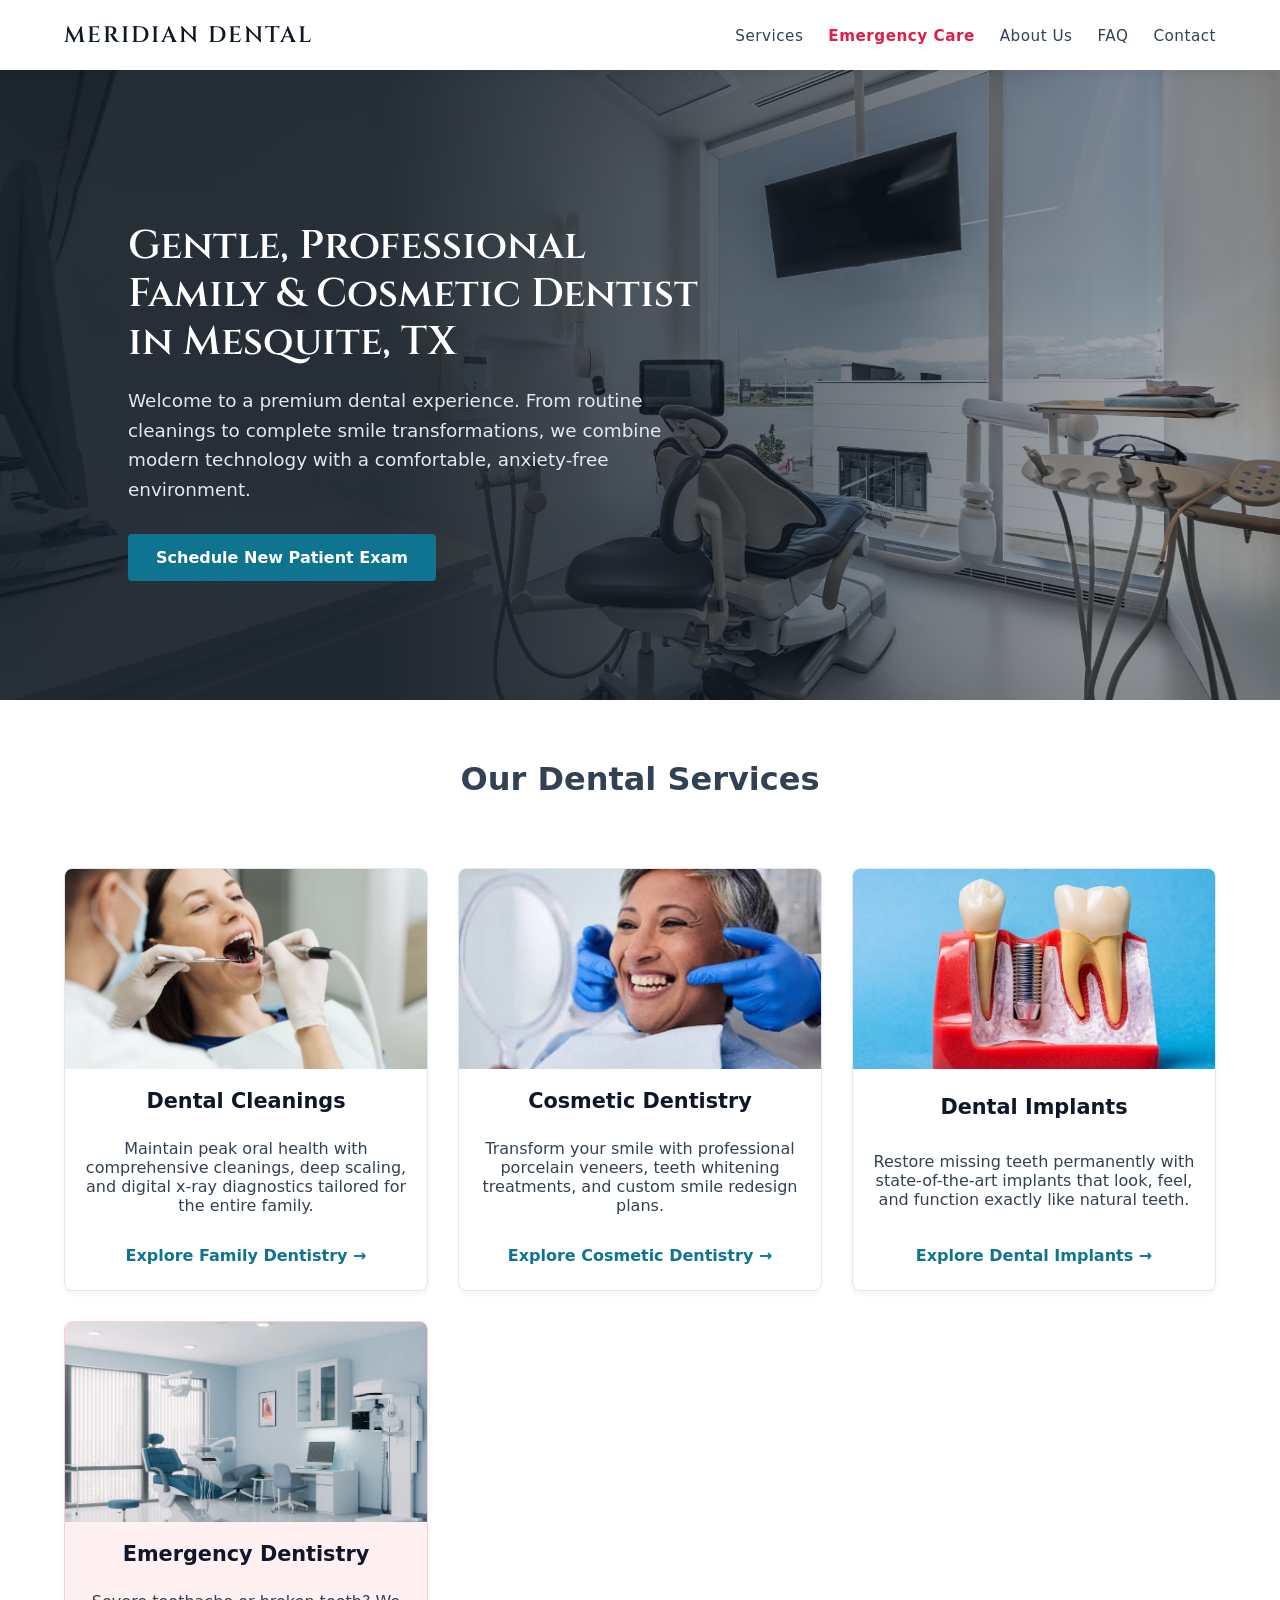
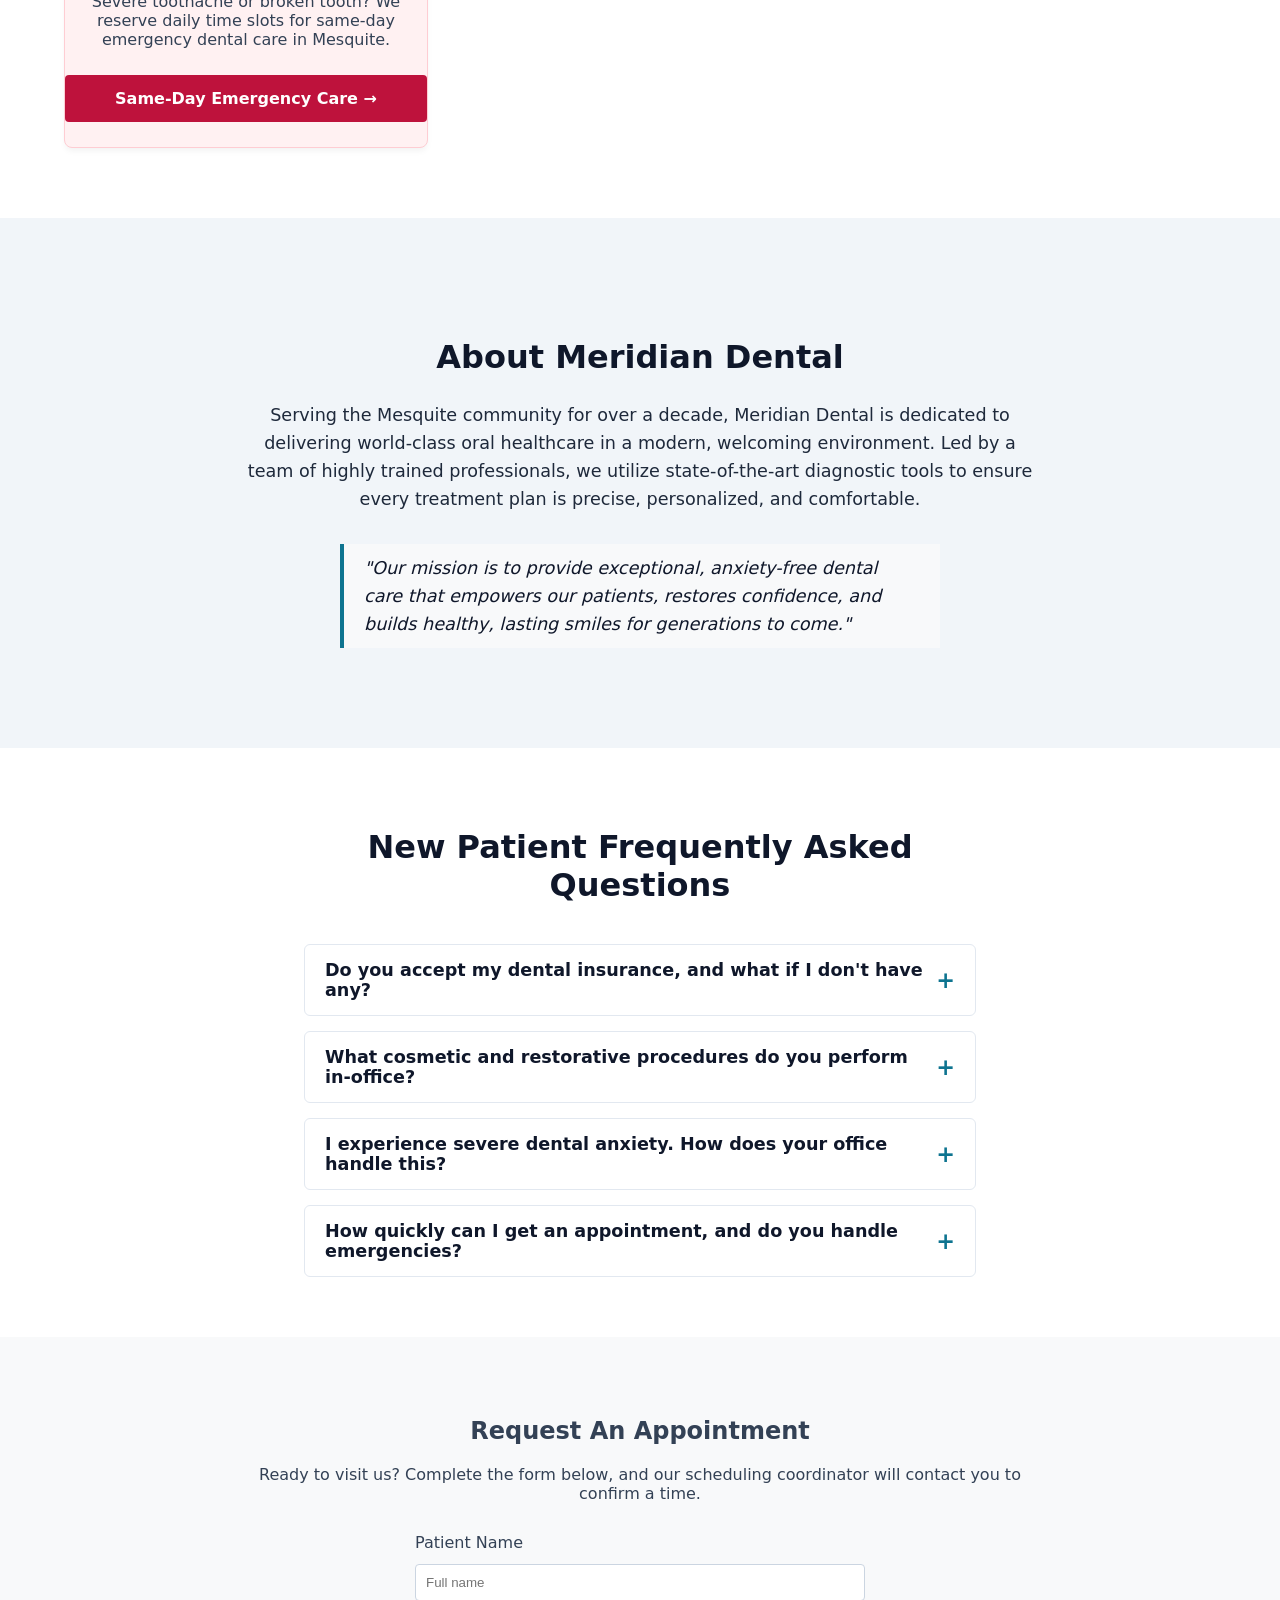
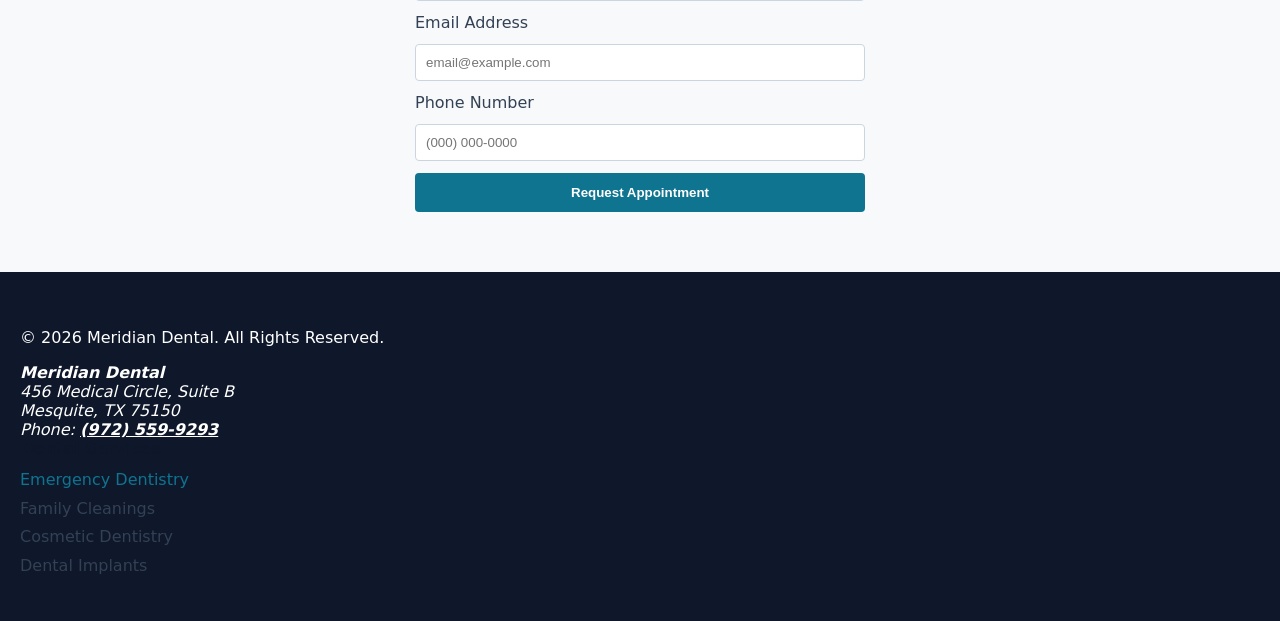
<file: index.html>
<!doctype html>
<html lang="en">
  <head>
    <!-- Google tag (gtag.js) -->
    <script
      async
      src="https://www.googletagmanager.com/gtag/js?id=G-T0NXB626LD"
    ></script>
    <script>
      window.dataLayer = window.dataLayer || [];
      function gtag() {
        dataLayer.push(arguments);
      }
      gtag("js", new Date());

      gtag("config", "G-T0NXB626LD");
    </script>
    <meta charset="UTF-8" />

    <!-- Primary Meta Tags -->
    <title>Meridian Dental | Comprehensive Dental Care in Mesquite, TX</title>
    <meta
      name="title"
      content="Meridian Dental | Comprehensive Dental Care in Mesquite, TX"
    />
    <meta
      name="description"
      content="Top-rated family and cosmetic dentistry in Mesquite, TX. Offering checkups, teeth whitening, implants, and emrgency dental care. Schedule your visit today!"
    />
    <meta name="viewport" content="width=device-width, initial-scale=1.0" />
    <link rel="canonical" href="https://meridiandentalmesquite.com/" />

    <!-- Open Graph / Facebook / iMessage / Slack -->
    <meta property="og:type" content="website" />
    <meta property="og:url" content="https://meridiandentalmesquite.com/" />
    <meta
      property="og:title"
      content="Meridian Dental | Premier Dental Care in Mesquite, TX"
    />
    <meta
      property="og:description"
      content="Modern, gentle dental care for the whole family in Mesquite. Schedule an appointment online or call us today."
    />
    <meta
      property="og:image"
      content="https://meridiandentalmesquite.com/images/og-preview.jpg"
    />

    <!-- Twitter (X) -->
    <meta property="twitter:card" content="summary_large_image" />
    <meta
      property="twitter:url"
      content="https://meridiandentalmesquite.com/"
    />
    <meta
      property="twitter:title"
      content="Meridian Dental | Premier Dental Care in Mesquite, TX"
    />
    <meta
      property="twitter:description"
      content="Modern, gentle dental care for the whole family in Mesquite. Schedule an appointment online or call us today."
    />
    <meta
      property="twitter:image"
      content="https://meridiandentalmesquite.com/images/og-preview.jpg"
    />

    <!-- 1. Preload Hero Image & Font with high priority -->
    <link
      rel="preload"
      href="/images/dental-office-mesquite.avif"
      as="image"
      type="image/avif"
      fetchpriority="high"
    />
    <link
      rel="preload"
      href="/fonts/cinzel-600-semibold.woff2"
      as="font"
      type="font/woff2"
      crossorigin
    />

    <!-- 2. Optimized Critical CSS Block -->
    <style>
      @font-face {
        font-family: "Cinzel";
        font-style: normal;
        font-weight: 600;
        font-display: optional; /* ⚡ FIX: Prevents invisible text rendering delays on mobile */
        src: url("/fonts/cinzel-600-semibold.woff2") format("woff2");
      }

      :root {
        --primary-teal: #0e7490;
        --dark-slate: #0f172a;
        --light-gray: #f8f9fa;
        --text-color: #334155;
      }

      *,
      *::before,
      *::after {
        box-sizing: border-box;
      }

      html {
        scroll-behavior: smooth;
        scroll-padding-top: 80px;
        height: 100%;
        margin: 0;
        padding: 0;
      }

      body {
        font-family:
          system-ui,
          -apple-system,
          sans-serif;
        color: var(--text-color);
        margin: 0;
        display: flex;
        flex-direction: column;
        min-height: 100vh;
      }

      main {
        display: block;
        width: 100%;
        position: relative;
        min-height: 100vh;
        contain: layout;
        flex: 1 0 auto;
      }

      header {
        position: sticky;
        top: 0;
        width: 100%;
        min-height: 70px;
        display: flex;
        justify-content: space-between;
        align-items: center;
        padding: 20px 5%;
        background: #ffffff;
        z-index: 1000;
        box-shadow: 0 2px 10px rgba(0, 0, 0, 0.05);
      }

      .logo-container a {
        font-family: "Cinzel", serif;
        font-size: 1.4rem;
        color: var(--dark-slate);
        text-decoration: none;
        text-transform: uppercase;
        letter-spacing: 2px;
      }

      #hero {
        display: flex;
        align-items: center;
        min-height: 70vh;
        box-sizing: border-box;
        padding: 60px 10%;
        background:
          linear-gradient(
            to right,
            rgba(20, 30, 40, 0.9) 30%,
            rgba(20, 30, 40, 0.3) 100%
          ),
          url("/images/dental-office-mesquite.avif") no-repeat center center;
        background-size: cover;
        /* ⚡ LCP ACCELERATION FIX */
        content-visibility: auto;
        contain-intrinsic-size: 70vh;
        contain: layout;
      }

      .hero-content {
        max-width: 600px;
        z-index: 2;
      }

      #hero-heading {
        font-family: "Cinzel", serif;
        font-size: 2.5rem;
        color: #ffffff;
        margin-bottom: 20px;
        line-height: 1.2;
      }

      #hero p {
        font-size: 1.15rem;
        color: #e2e8f0;
        margin-bottom: 30px;
        line-height: 1.6;
      }

      .primary-btn {
        display: inline-block;
        background: var(--primary-teal);
        color: white;
        padding: 14px 28px;
        border-radius: 4px;
        text-decoration: none;
        font-weight: bold;
      }

      .emergency-badge {
        display: inline-block;
        background: #be123c;
        color: #ffffff;
        padding: 6px 12px;
        font-size: 0.85rem;
        font-weight: bold;
        border-radius: 4px;
        margin-bottom: 15px;
        text-transform: uppercase;
        letter-spacing: 1px;
      }
    </style>

    <script type="application/ld+json">
      {
        "@context": "https://schema.org",
        "@type": "Dentist",
        "@id": "https://meridiandentalmesquite.com/#dentist",
        "name": "Meridian Dental",
        "url": "https://meridiandentalmesquite.com/",
        "telephone": "+1-972-559-9293",
        "priceRange": "$$",
        "image": "https://meridiandentalmesquite.com/images/og-preview.jpg",
        "medicalSpecialty": "https://schema.org/Dentistry",
        "address": {
          "@type": "PostalAddress",
          "streetAddress": "456 Medical Circle, Suite B",
          "addressLocality": "Mesquite",
          "addressRegion": "TX",
          "postalCode": "75150",
          "addressCountry": "US"
        },
        "geo": {
          "@type": "GeoCoordinates",
          "latitude": 32.7712,
          "longitude": -96.612
        },
        "areaServed": ["Mesquite, TX", "Garland, TX", "Dallas, TX"],
        "knowsAbout": [
          "General Dentistry",
          "Teeth Whitening",
          "Dental Implants",
          "Emergency Dental Care"
        ],
        "openingHoursSpecification": [
          {
            "@type": "OpeningHoursSpecification",
            "dayOfWeek": ["Monday", "Tuesday", "Wednesday", "Thursday"],
            "opens": "08:00",
            "closes": "17:00"
          },
          {
            "@type": "OpeningHoursSpecification",
            "dayOfWeek": "Friday",
            "opens": "08:00",
            "closes": "13:00"
          }
        ]
      }
    </script>
    <!-- Asynchronously load the remaining below-the-fold styles -->
    <link
      rel="stylesheet"
      href="css/styles.css"
      media="print"
      onload="this.media = 'all'"
    />
    <noscript><link rel="stylesheet" href="css/styles.css" /></noscript>
  </head>
  <body>
    <header>
      <div class="logo-container">
        <a href="#hero" aria-label="Meridian Dental Home">Meridian Dental</a>
      </div>

      <!-- ⚡ CSS TOGGLE HACK: Hidden checkbox handles the click state natively -->
      <input
        type="checkbox"
        id="menu-toggle"
        class="menu-toggle-checkbox"
        aria-hidden="true"
      />

      <!-- Hamburger button wrapper visible ONLY on mobile displays -->
      <label
        for="menu-toggle"
        class="hamburger-button"
        aria-label="Toggle navigation menu"
      >
        <span class="hamburger-line"></span>
        <span class="hamburger-line"></span>
        <span class="hamburger-line"></span>
      </label>

      <nav aria-label="Main Navigation">
        <ul>
          <li><a href="#services">Services</a></li>
          <li>
            <a
              href="/services/emergency-dentistry.html"
              style="color: #e11d48; font-weight: 600"
              >Emergency Care</a
            >
          </li>
          <li><a href="#about">About Us</a></li>
          <li><a href="#patient-faq">FAQ</a></li>
          <li><a href="#lead-capture">Contact</a></li>
        </ul>
      </nav>
    </header>

    <main id="main-content">
      <!-- HERO SECTION (Optimized for LCP & CLS) -->
      <section id="hero" aria-labelledby="hero-heading">
        <div class="hero-content">
          <h1 id="hero-heading">
            Gentle, Professional Family & Cosmetic Dentist in Mesquite, TX
          </h1>
          <p>
            Welcome to a premium dental experience. From routine cleanings to
            complete smile transformations, we combine modern technology with a
            comfortable, anxiety-free environment.
          </p>
          <a href="#lead-capture" class="primary-btn"
            >Schedule New Patient Exam</a
          >
        </div>
      </section>

      <!-- SERVICES SECTION -->
      <section id="services" aria-labelledby="services-heading">
        <h2 id="services-heading">Our Dental Services</h2>
        <div class="services-grid">
          <!-- Service 1: Cleanings -->
          <article class="service-card">
            <div class="service-image-wrapper">
              <picture>
                <source
                  srcset="images/dental-cleaning.avif"
                  type="image/avif"
                />
                <!-- ^^^ If performance score drops add to each img:
                srcset="images/dental-implants.avif 800w"
                sizes="(max-width: 768px) 100vw, 400px"> 
                -->
                <img
                  src="images/dental-cleaning.avif"
                  alt="Patient receiving professional dental cleaning and scaling treatment"
                  width="400"
                  height="250"
                  loading="lazy"
                  decoding="async"
                />
              </picture>
            </div>
            <h3>Dental Cleanings</h3>
            <p>
              Maintain peak oral health with comprehensive cleanings, deep
              scaling, and digital x-ray diagnostics tailored for the entire
              family.
            </p>
            <a href="/services/family-dentistry.html" class="service-link">
              Explore Family Dentistry &rarr;
            </a>
          </article>

          <!-- Service 2: Cosmetic -->
          <article class="service-card">
            <div class="service-image-wrapper">
              <picture>
                <source
                  srcset="images/cosmetic-dentistry.avif"
                  type="image/avif"
                />
                <img
                  src="images/cosmetic-dentistry.avif"
                  alt="Close-up of teeth showing aesthetic porcelain veneers smile makeover"
                  width="400"
                  height="250"
                  loading="lazy"
                  decoding="async"
                />
              </picture>
            </div>
            <h3>Cosmetic Dentistry</h3>
            <p>
              Transform your smile with professional porcelain veneers, teeth
              whitening treatments, and custom smile redesign plans.
            </p>
            <a href="/services/cosmetic-dentistry.html" class="service-link">
              Explore Cosmetic Dentistry &rarr;
            </a>
          </article>

          <!-- Service 3: Implants -->
          <article class="service-card">
            <div class="service-image-wrapper">
              <picture>
                <source
                  srcset="images/dental-implants.avif"
                  type="image/avif"
                />
                <img
                  src="images/dental-implants.avif"
                  alt="Anatomical dental model illustrating a secure single tooth titanium implant"
                  width="400"
                  height="250"
                  loading="lazy"
                  decoding="async"
                />
              </picture>
            </div>
            <h3>Dental Implants</h3>
            <p>
              Restore missing teeth permanently with state-of-the-art implants
              that look, feel, and function exactly like natural teeth.
            </p>
            <a href="/services/dental-implants.html" class="service-link">
              Explore Dental Implants &rarr;
            </a>
          </article>

          <!-- Service 4: Emergency Dentistry (➕ NEW CARD) -->
          <article
            class="service-card"
            style="border: 1px solid #fecdd3; background: #fff1f2"
          >
            <div class="service-image-wrapper">
              <picture>
                <source
                  srcset="/images/emergency-dentistry.webp"
                  type="image/webp"
                />
                <img
                  src="/images/emergency-dentistry.webp"
                  alt="Emergency dental care room prepared for urgent same-day patient treatment"
                  width="400"
                  height="250"
                  loading="lazy"
                  decoding="async"
                  style="
                    width: 100%;
                    height: auto;
                    aspect-ratio: 16/10;
                    object-fit: cover;
                  "
                />
              </picture>
            </div>
            <h3>Emergency Dentistry</h3>
            <p>
              Severe toothache or broken tooth? We reserve daily time slots for
              same-day emergency dental care in Mesquite.
            </p>
            <!-- SEO Contextual Link -->
            <a
              href="services/emergency-dentistry.html"
              class="primary-btn"
              style="
                display: inline-block;
                margin-top: 10px;
                background-color: #be123c;
              "
            >
              Same-Day Emergency Care &rarr;
            </a>
          </article>
        </div>
      </section>

      <!-- ABOUT US SECTION -->
      <section id="about" aria-labelledby="about-heading">
        <div class="about-content">
          <h2 id="about-heading" style="color: var(--dark-slate)">
            About Meridian Dental
          </h2>
          <p>
            Serving the Mesquite community for over a decade, Meridian Dental is
            dedicated to delivering world-class oral healthcare in a modern,
            welcoming environment. Led by a team of highly trained
            professionals, we utilize state-of-the-art diagnostic tools to
            ensure every treatment plan is precise, personalized, and
            comfortable.
          </p>
          <blockquote
            style="
              font-style: italic;
              border-left: 4px solid var(--primary-teal);
              padding: 10px 20px;
              margin: 0 auto;
              max-width: 600px;
              background: #f8f9fa;
              text-align: left;
              color: var(--dark-slate);
            "
          >
            "Our mission is to provide exceptional, anxiety-free dental care
            that empowers our patients, restores confidence, and builds healthy,
            lasting smiles for generations to come."
          </blockquote>
        </div>
      </section>

      <!-- PATIENT FAQ SECTION (Targets informational local search intent) -->
      <section
        id="patient-faq"
        aria-labelledby="faq-heading"
        style="padding: 60px 5%; max-width: 800px; margin: 0 auto"
      >
        <h2 id="faq-heading">New Patient Frequently Asked Questions</h2>

        <div class="faq-container">
          <!-- FAQ Item 1: Financial Anxiety -->
          <details class="faq-item">
            <summary class="faq-question">
              Do you accept my dental insurance, and what if I don't have any?
            </summary>
            <div class="faq-answer">
              <p>
                We accept most major PPO dental insurance plans and will gladly
                file all claims on your behalf to maximize your benefits. For
                patients without insurance, we offer an affordable in-house
                Dental Wellness Plan that covers routine cleanings and provides
                steep discounts on all cosmetic and restorative procedures.
              </p>
            </div>
          </details>

          <!-- FAQ Item 2: Competency / Specialty -->
          <details class="faq-item">
            <summary class="faq-question">
              What cosmetic and restorative procedures do you perform in-office?
            </summary>
            <div class="faq-answer">
              <p>
                Unlike other practices that refer you out to expensive
                specialists, our team handles routine family cleanings,
                porcelain veneers, professional teeth whitening, clear aligners,
                and complete dental implant surgeries right here under one roof
                in Mesquite.
              </p>
            </div>
          </details>

          <!-- FAQ Item 3: Dental Anxiety / Fear -->
          <details class="faq-item">
            <summary class="faq-question">
              I experience severe dental anxiety. How does your office handle
              this?
            </summary>
            <div class="faq-answer">
              <p>
                Dental anxiety is incredibly common, and our office is designed
                to be a judgment-free, comfortable environment. We offer gentle
                care techniques, noise-canceling headphones, warm blankets, and
                safe sedation options (like nitrous oxide) to ensure you remain
                completely relaxed during your visit.
              </p>
            </div>
          </details>

          <!-- FAQ Item 4: Convenience / Scheduling Friction -->
          <details class="faq-item">
            <summary class="faq-question">
              How quickly can I get an appointment, and do you handle
              emergencies?
            </summary>
            <div class="faq-answer">
              <p>
                New patient routine exams can typically be scheduled within the
                same week. If you are experiencing a severe toothache or a
                dental emergency, call us immediately—we reserve dedicated
                emergency time blocks every single day to provide same-day pain
                relief for both new and existing patients.
              </p>
            </div>
          </details>
        </div>
      </section>

      <!-- CONVERSION POINT -->
      <section id="lead-capture" aria-labelledby="form-heading">
        <h2 id="form-heading">Request An Appointment</h2>
        <p>
          Ready to visit us? Complete the form below, and our scheduling
          coordinator will contact you to confirm a time.
        </p>

        <form id="quote-form" method="POST">
          <label for="user-name">Patient Name</label>
          <input
            type="text"
            id="user-name"
            name="name"
            required
            placeholder="Full name"
          />

          <label for="user-email">Email Address</label>
          <input
            type="email"
            id="user-email"
            name="email"
            required
            placeholder="email@example.com"
          />

          <label for="user-phone">Phone Number</label>
          <input
            type="tel"
            id="user-phone"
            name="phone"
            required
            placeholder="(000) 000-0000"
          />

          <button type="submit" id="submit-lead-btn">
            Request Appointment
          </button>
        </form>
      </section>
    </main>
    <!-- FOOTER -->
    <footer>
      <div class="footer-info">
        <p>&copy; 2026 Meridian Dental. All Rights Reserved.</p>
        <address>
          <strong>Meridian Dental</strong><br />
          456 Medical Circle, Suite B<br />
          Mesquite, TX 75150<br />
          Phone:
          <a href="tel:+19725599293" id="phone-click-link" class="phone-link"
            >(972) 559-9293</a
          >
        </address>
      </div>
      <!-- ➕ NEW FOOTER SERVICE LINKS -->
      <div class="footer-links">
        <strong
          style="color: var(--dark-slate); display: block; margin-bottom: 8px"
          >Dental Services</strong
        >
        <ul style="list-style: none; padding: 0; margin: 0; line-height: 1.8">
          <li>
            <a
              href="services/emergency-dentistry.html"
              style="color: var(--primary-teal); text-decoration: none"
              >Emergency Dentistry</a
            >
          </li>
          <li>
            <a
              href="#services"
              style="color: var(--text-color); text-decoration: none"
              >Family Cleanings</a
            >
          </li>
          <li>
            <a
              href="#services"
              style="color: var(--text-color); text-decoration: none"
              >Cosmetic Dentistry</a
            >
          </li>
          <li>
            <a
              href="#services"
              style="color: var(--text-color); text-decoration: none"
              >Dental Implants</a
            >
          </li>
        </ul>
      </div>
    </footer>

    <script src="js/main.js" defer></script>
  </body>
</html>
</file>
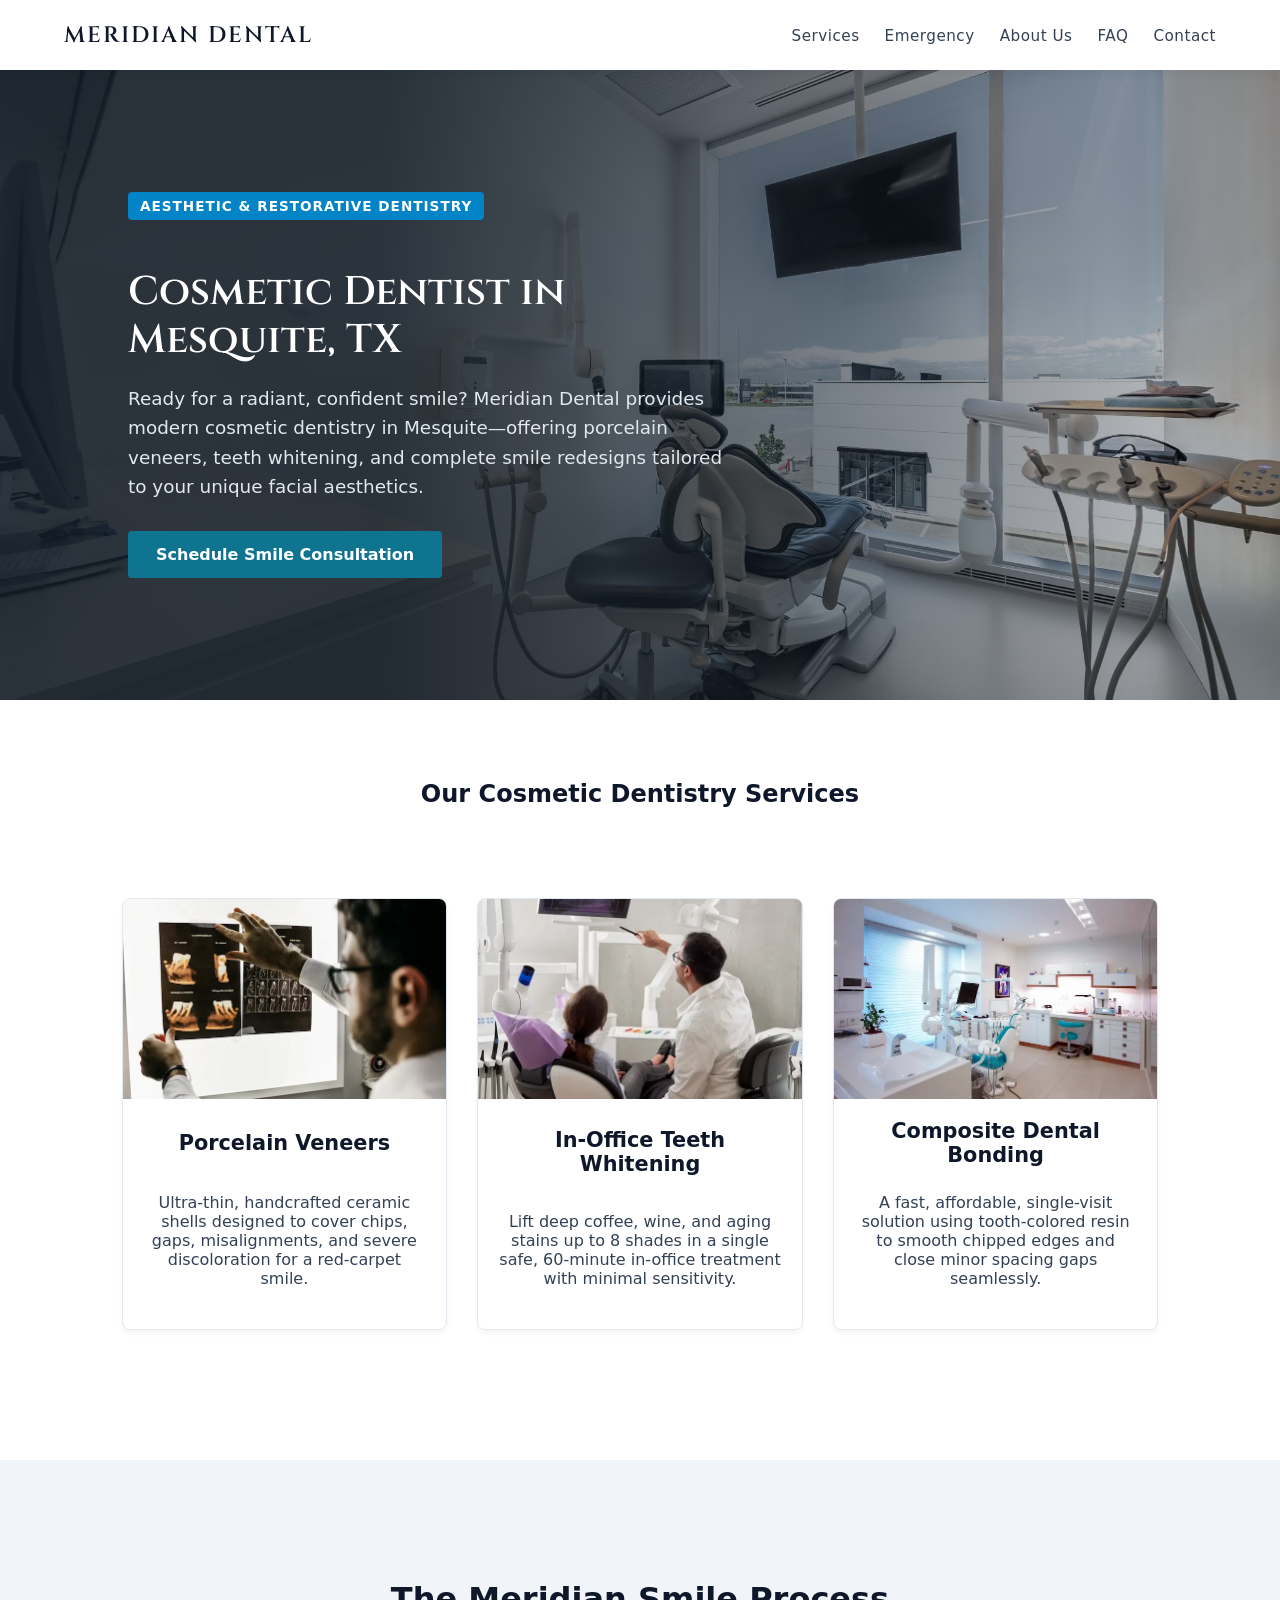
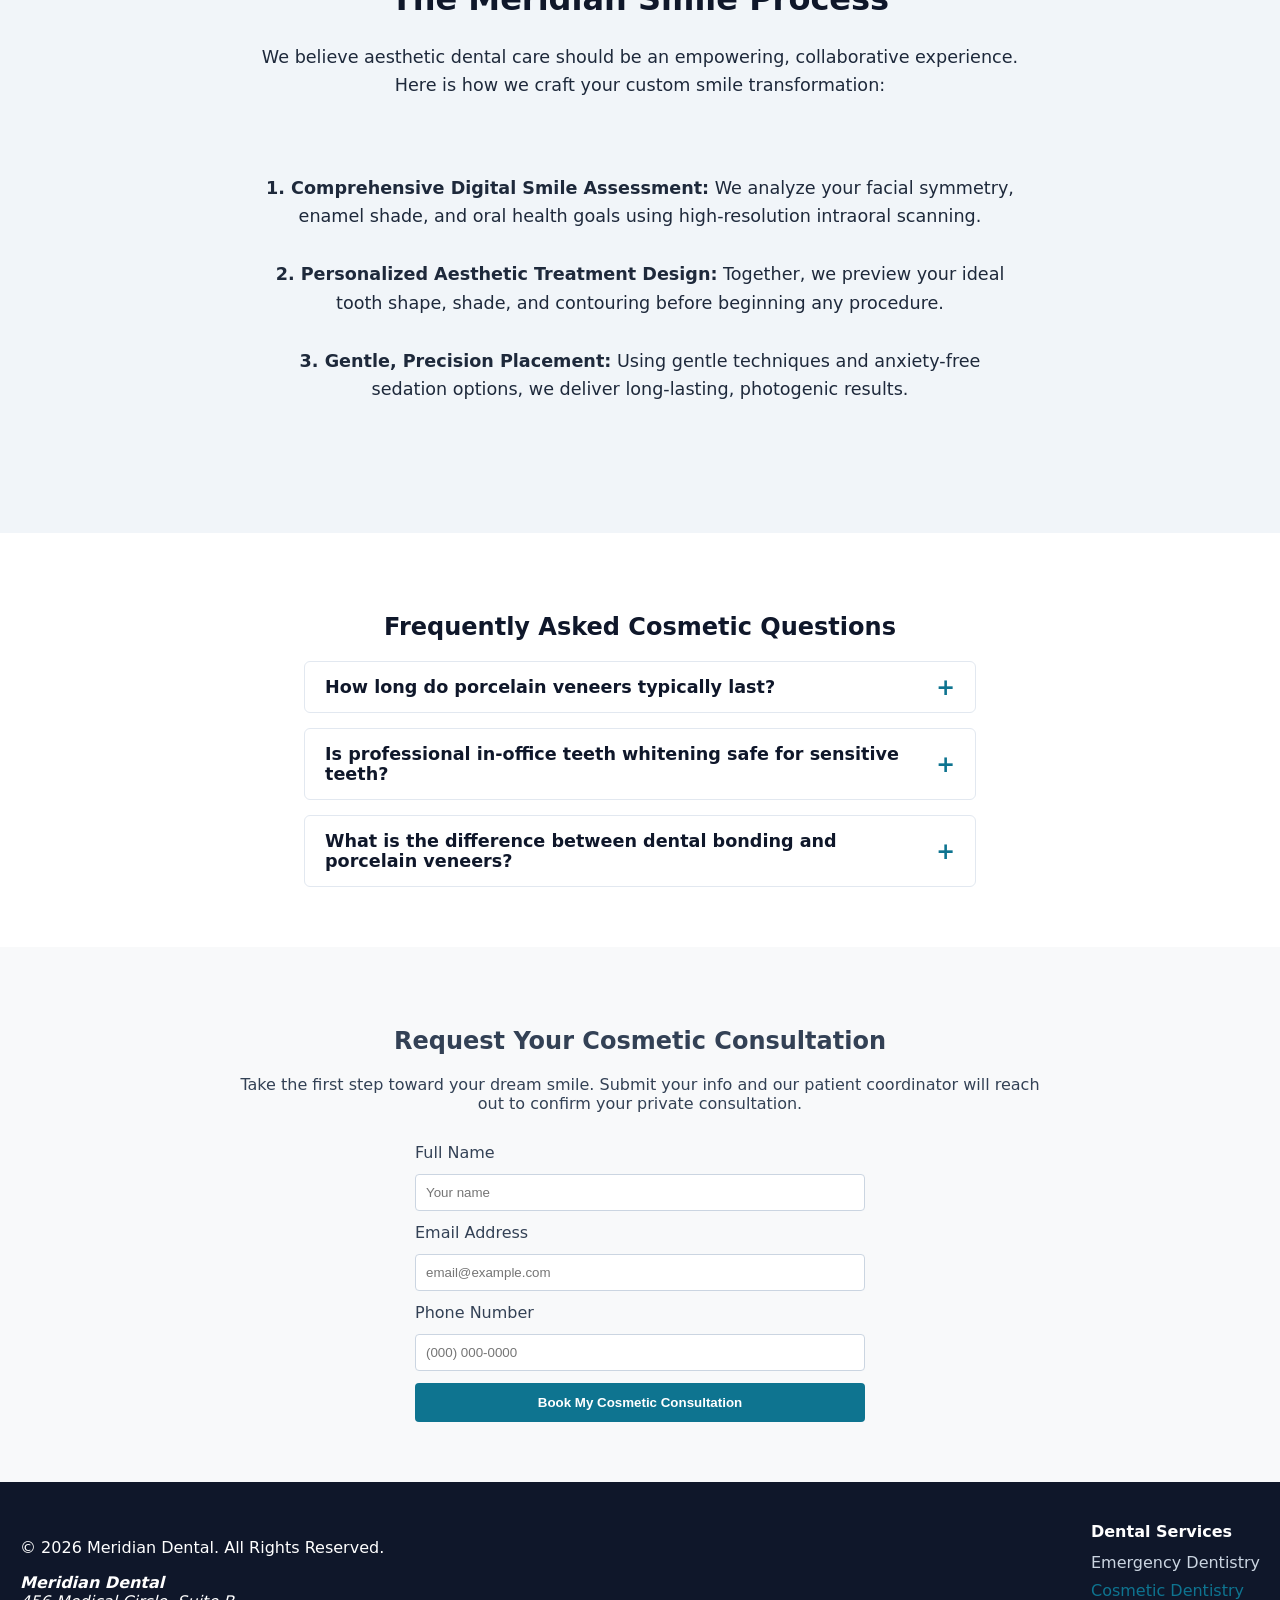
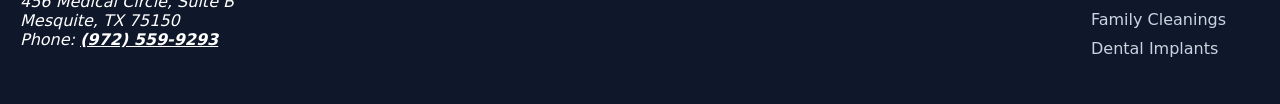
<file: services/cosmetic-dentistry.html>
<!doctype html>
<html lang="en">
  <head>
    <!-- Google tag (gtag.js) -->
    <script
      async
      src="https://www.googletagmanager.com/gtag/js?id=G-T0NXB626LD"
    ></script>
    <script>
      window.dataLayer = window.dataLayer || [];
      function gtag() {
        dataLayer.push(arguments);
      }
      gtag("js", new Date());
      gtag("config", "G-T0NXB626LD");
    </script>
    <meta charset="UTF-8" />
    <meta name="viewport" content="width=device-width, initial-scale=1.0" />

    <!-- Primary Meta Tags (Strict 60-Char Limit for SERP Snippet) -->
    <title>Cosmetic Dentist in Mesquite, TX | Meridian Dental</title>
    <meta
      name="title"
      content="Cosmetic Dentist in Mesquite, TX | Meridian Dental"
    />
    <meta
      name="description"
      content="Transform your smile with premier cosmetic dentistry in Mesquite, TX. Porcelain veneers, professional whitening & smile makeovers. Schedule a consultation!"
    />
    <link
      rel="canonical"
      href="https://meridiandentalmesquite.com/services/cosmetic-dentistry.html"
    />

    <!-- JSON-LD Entity Graph Schema (MedicalWebPage + Dentist + FAQPage) -->
    <script type="application/ld+json">
      {
        "@context": "https://schema.org",
        "@graph": [
          {
            "@type": "MedicalWebPage",
            "@id": "https://meridiandentalmesquite.com/services/cosmetic-dentistry.html/#webpage",
            "url": "https://meridiandentalmesquite.com/services/cosmetic-dentistry.html",
            "name": "Cosmetic Dentist in Mesquite, TX | Meridian Dental",
            "description": "Transform your smile with premier cosmetic dentistry in Mesquite, TX. Porcelain veneers, professional whitening & smile makeovers.",
            "about": {
              "@type": "MedicalProcedure",
              "name": "Cosmetic Dentistry",
              "medicalSpecialty": "https://schema.org/Dentistry"
            },
            "author": {
              "@id": "https://meridiandentalmesquite.com/#dentist"
            }
          },
          {
            "@type": "Dentist",
            "@id": "https://meridiandentalmesquite.com/#dentist",
            "name": "Meridian Dental",
            "url": "https://meridiandentalmesquite.com/",
            "telephone": "+1-972-559-9293",
            "priceRange": "$$",
            "address": {
              "@type": "PostalAddress",
              "streetAddress": "456 Medical Circle, Suite B",
              "addressLocality": "Mesquite",
              "addressRegion": "TX",
              "postalCode": "75150",
              "addressCountry": "US"
            }
          },
          {
            "@type": "FAQPage",
            "@id": "https://meridiandentalmesquite.com/services/cosmetic-dentistry.html/#faq",
            "mainEntity": [
              {
                "@type": "Question",
                "name": "How long do porcelain veneers typically last?",
                "acceptedAnswer": {
                  "@type": "Answer",
                  "text": "With proper oral hygiene and regular dental cleanings at Meridian Dental, high-quality custom porcelain veneers typically last between 10 to 15 years or longer."
                }
              },
              {
                "@type": "Question",
                "name": "Is professional in-office teeth whitening safe for sensitive teeth?",
                "acceptedAnswer": {
                  "@type": "Answer",
                  "text": "Yes! Our clinical in-office whitening treatments include integrated desensitizing agents formulated to lift stains up to 8 shades while protecting tooth enamel."
                }
              },
              {
                "@type": "Question",
                "name": "What is the difference between dental bonding and porcelain veneers?",
                "acceptedAnswer": {
                  "@type": "Answer",
                  "text": "Composite bonding uses a tooth-colored resin sculpted directly onto minor chips in a single visit, while porcelain veneers are custom ceramic shells designed for full smile makeovers."
                }
              }
            ]
          }
        ]
      }
    </script>

    <!-- Preload Fonts & Above-The-Fold Hero Assets -->
    <link
      rel="preload"
      href="/images/dental-office-mesquite.avif"
      as="image"
      type="image/avif"
      fetchpriority="high"
    />
    <link
      rel="preload"
      href="/fonts/cinzel-600-semibold.woff2"
      as="font"
      type="font/woff2"
      crossorigin
    />

    <!-- Critical CSS Block (LCP & CLS Accelerated) -->
    <style>
      @font-face {
        font-family: "Cinzel";
        font-style: normal;
        font-weight: 600;
        font-display: swap;
        src: url("/fonts/cinzel-600-semibold.woff2") format("woff2");
      }

      :root {
        --primary-teal: #0e7490;
        --dark-slate: #0f172a;
        --light-gray: #f8f9fa;
        --text-color: #334155;
      }

      *,
      *::before,
      *::after {
        box-sizing: border-box;
      }

      html {
        scroll-behavior: smooth;
        scroll-padding-top: 80px;
        height: 100%;
        margin: 0;
        padding: 0;
      }

      body {
        font-family:
          system-ui,
          -apple-system,
          sans-serif;
        color: var(--text-color);
        margin: 0;
        display: flex;
        flex-direction: column;
        min-height: 100vh;
      }

      main {
        display: block;
        width: 100%;
        position: relative;
        min-height: 100vh;
        contain: layout;
        flex: 1 0 auto;
      }

      header {
        position: sticky;
        top: 0;
        width: 100%;
        min-height: 70px;
        display: flex;
        justify-content: space-between;
        align-items: center;
        padding: 15px 5%;
        background: #ffffff;
        z-index: 1000;
        box-shadow: 0 2px 10px rgba(0, 0, 0, 0.05);
      }

      .logo-container a {
        font-family: "Cinzel", serif;
        font-size: 1.4rem;
        color: var(--dark-slate);
        text-decoration: none;
        text-transform: uppercase;
        letter-spacing: 2px;
      }

      #hero {
        display: flex;
        align-items: center;
        min-height: 70vh;
        box-sizing: border-box;
        padding: 60px 10%;
        background:
          linear-gradient(
            to right,
            rgba(20, 30, 40, 0.88) 30%,
            rgba(20, 30, 40, 0.25) 100%
          ),
          url("/images/dental-office-mesquite.avif") no-repeat center center;
        background-size: cover;
        content-visibility: auto;
        contain-intrinsic-size: 70vh;
        contain: layout;
      }

      .hero-content {
        max-width: 600px;
        z-index: 2;
      }

      #hero-heading {
        font-family: "Cinzel", serif;
        font-size: 2.5rem;
        color: #ffffff;
        margin-bottom: 20px;
        line-height: 1.2;
      }

      #hero p {
        font-size: 1.15rem;
        color: #e2e8f0;
        margin-bottom: 30px;
        line-height: 1.6;
      }

      .primary-btn {
        display: inline-block;
        background: var(--primary-teal);
        color: white;
        padding: 14px 28px;
        border-radius: 4px;
        text-decoration: none;
        font-weight: bold;
      }

      .service-badge {
        display: inline-block;
        background: #0284c7;
        color: #ffffff;
        padding: 6px 12px;
        font-size: 0.85rem;
        font-weight: bold;
        border-radius: 4px;
        margin-bottom: 15px;
        text-transform: uppercase;
        letter-spacing: 1px;
      }
    </style>

    <!-- Async Stylesheet Pipeline -->
    <link
      rel="stylesheet"
      href="/css/styles.css"
      media="print"
      onload="this.media = 'all'"
    />
    <noscript><link rel="stylesheet" href="/css/styles.css" /></noscript>
  </head>
  <body>
    <!-- Site Header -->
    <header>
      <div class="logo-container">
        <a href="/" aria-label="Meridian Dental Home">Meridian Dental</a>
      </div>

      <input
        type="checkbox"
        id="menu-toggle"
        class="menu-toggle-checkbox"
        aria-hidden="true"
      />

      <label
        for="menu-toggle"
        class="hamburger-button"
        aria-label="Toggle navigation menu"
      >
        <span class="hamburger-line"></span>
        <span class="hamburger-line"></span>
        <span class="hamburger-line"></span>
      </label>

      <nav aria-label="Main Navigation">
        <ul>
          <li><a href="/#services">Services</a></li>
          <li><a href="/services/emergency-dentistry.html">Emergency</a></li>
          <li><a href="/#about">About Us</a></li>
          <li><a href="#cosmetic-faq">FAQ</a></li>
          <li><a href="#lead-capture">Contact</a></li>
        </ul>
      </nav>
    </header>

    <main id="main-content">
      <!-- Cosmetic Hero Section -->
      <section id="hero" aria-labelledby="hero-heading">
        <div class="hero-content">
          <span class="service-badge">Aesthetic & Restorative Dentistry</span>
          <h1 id="hero-heading">Cosmetic Dentist in Mesquite, TX</h1>
          <p>
            Ready for a radiant, confident smile? Meridian Dental provides
            modern cosmetic dentistry in Mesquite—offering porcelain veneers,
            teeth whitening, and complete smile redesigns tailored to your
            unique facial aesthetics.
          </p>
          <a href="#lead-capture" class="primary-btn"
            >Schedule Smile Consultation</a
          >
        </div>
      </section>

      <!-- Cosmetic Solutions Grid Section -->
      <section id="services" style="padding: 60px 5%">
        <h2 style="text-align: center; color: var(--dark-slate)">
          Our Cosmetic Dentistry Services
        </h2>
        <div class="services-grid">
          <!-- Sub-Service 1: Veneers -->
          <article class="service-card">
            <div class="service-image-wrapper">
              <picture>
                <source
                  srcset="/images/porcelain-veneers.webp"
                  type="image/webp"
                />
                <img
                  src="/images/porcelain-veneers.webp"
                  alt="Close-up of porcelain veneers providing a natural aesthetic smile makeover in Mesquite, TX"
                  width="400"
                  height="250"
                  loading="lazy"
                  decoding="async"
                  style="
                    width: 100%;
                    height: auto;
                    aspect-ratio: 16/10;
                    object-fit: cover;
                  "
                />
              </picture>
            </div>
            <h3>Porcelain Veneers</h3>
            <p>
              Ultra-thin, handcrafted ceramic shells designed to cover chips,
              gaps, misalignments, and severe discoloration for a red-carpet
              smile.
            </p>
          </article>

          <!-- Sub-Service 2: Whitening -->
          <article class="service-card">
            <div class="service-image-wrapper">
              <picture>
                <source
                  srcset="/images/teeth-whitening.webp"
                  type="image/webp"
                />
                <img
                  src="/images/teeth-whitening.webp"
                  alt="In-office professional teeth whitening treatment shade comparison"
                  width="400"
                  height="250"
                  loading="lazy"
                  decoding="async"
                  style="
                    width: 100%;
                    height: auto;
                    aspect-ratio: 16/10;
                    object-fit: cover;
                  "
                />
              </picture>
            </div>
            <h3>In-Office Teeth Whitening</h3>
            <p>
              Lift deep coffee, wine, and aging stains up to 8 shades in a
              single safe, 60-minute in-office treatment with minimal
              sensitivity.
            </p>
          </article>

          <!-- Sub-Service 3: Bonding -->
          <article class="service-card">
            <div class="service-image-wrapper">
              <picture>
                <source
                  srcset="/images/dental-bonding.webp"
                  type="image/webp"
                />
                <img
                  src="/images/dental-bonding.webp"
                  alt="Dental bonding resin repair application on a front tooth"
                  width="400"
                  height="250"
                  loading="lazy"
                  decoding="async"
                  style="
                    width: 100%;
                    height: auto;
                    aspect-ratio: 16/10;
                    object-fit: cover;
                  "
                />
              </picture>
            </div>
            <h3>Composite Dental Bonding</h3>
            <p>
              A fast, affordable, single-visit solution using tooth-colored
              resin to smooth chipped edges and close minor spacing gaps
              seamlessly.
            </p>
          </article>
        </div>
      </section>

      <!-- Smile Makeover Process Section -->
      <section id="about" aria-labelledby="process-heading">
        <div class="about-content-wrapper">
          <h2 id="process-heading">The Meridian Smile Process</h2>
          <p>
            We believe aesthetic dental care should be an empowering,
            collaborative experience. Here is how we craft your custom smile
            transformation:
          </p>
          <div style="text-align: left; margin-top: 20px; line-height: 1.8">
            <p>
              <strong>1. Comprehensive Digital Smile Assessment:</strong> We
              analyze your facial symmetry, enamel shade, and oral health goals
              using high-resolution intraoral scanning.
            </p>
            <p>
              <strong>2. Personalized Aesthetic Treatment Design:</strong>
              Together, we preview your ideal tooth shape, shade, and contouring
              before beginning any procedure.
            </p>
            <p>
              <strong>3. Gentle, Precision Placement:</strong> Using gentle
              techniques and anxiety-free sedation options, we deliver
              long-lasting, photogenic results.
            </p>
          </div>
        </div>
      </section>

      <!-- Cosmetic FAQ Section -->
      <section
        id="cosmetic-faq"
        style="padding: 60px 5%; max-width: 800px; margin: 0 auto"
      >
        <h2 style="text-align: center; color: var(--dark-slate)">
          Frequently Asked Cosmetic Questions
        </h2>
        <div class="faq-container">
          <details class="faq-item">
            <summary class="faq-question">
              How long do porcelain veneers typically last?
            </summary>
            <div class="faq-answer">
              <p>
                With proper oral hygiene and regular dental cleanings at
                Meridian Dental, high-quality custom porcelain veneers typically
                last between 10 to 15 years or longer.
              </p>
            </div>
          </details>

          <details class="faq-item">
            <summary class="faq-question">
              Is professional in-office teeth whitening safe for sensitive
              teeth?
            </summary>
            <div class="faq-answer">
              <p>
                Yes! Our clinical in-office whitening treatments include
                integrated desensitizing agents formulated to lift stains up to
                8 shades while protecting tooth enamel.
              </p>
            </div>
          </details>

          <details class="faq-item">
            <summary class="faq-question">
              What is the difference between dental bonding and porcelain
              veneers?
            </summary>
            <div class="faq-answer">
              <p>
                Composite bonding uses a tooth-colored resin sculpted directly
                onto minor chips in a single visit, while porcelain veneers are
                custom ceramic shells designed for full smile makeovers.
              </p>
            </div>
          </details>
        </div>
      </section>

      <!-- Lead Capture Form -->
      <section id="lead-capture" aria-labelledby="form-heading">
        <h2 id="form-heading">Request Your Cosmetic Consultation</h2>
        <p>
          Take the first step toward your dream smile. Submit your info and our
          patient coordinator will reach out to confirm your private
          consultation.
        </p>

        <form id="quote-form" method="POST">
          <label for="user-name">Full Name</label>
          <input
            type="text"
            id="user-name"
            name="name"
            required
            placeholder="Your name"
          />

          <label for="user-email">Email Address</label>
          <input
            type="email"
            id="user-email"
            name="email"
            required
            placeholder="email@example.com"
          />

          <label for="user-phone">Phone Number</label>
          <input
            type="tel"
            id="user-phone"
            name="phone"
            required
            placeholder="(000) 000-0000"
          />

          <button type="submit" id="submit-lead-btn">
            Book My Cosmetic Consultation
          </button>
        </form>
      </section>
    </main>

    <!-- Global Footer -->
    <footer>
      <div
        class="footer-info"
        style="
          display: flex;
          justify-content: space-between;
          flex-wrap: wrap;
          gap: 20px;
        "
      >
        <div>
          <p>&copy; 2026 Meridian Dental. All Rights Reserved.</p>
          <address>
            <strong>Meridian Dental</strong><br />
            456 Medical Circle, Suite B<br />
            Mesquite, TX 75150<br />
            Phone:
            <a href="tel:+19725599293" id="phone-click-link" class="phone-link"
              >(972) 559-9293</a
            >
          </address>
        </div>

        <div class="footer-links">
          <strong style="color: #ffffff; display: block; margin-bottom: 8px"
            >Dental Services</strong
          >
          <ul style="list-style: none; padding: 0; margin: 0; line-height: 1.8">
            <li>
              <a
                href="/services/emergency-dentistry.html"
                style="color: #cbd5e1; text-decoration: none"
                >Emergency Dentistry</a
              >
            </li>
            <li>
              <a
                href="/services/cosmetic-dentistry.html"
                style="color: var(--primary-teal); text-decoration: none"
                >Cosmetic Dentistry</a
              >
            </li>
            <li>
              <a href="/#services" style="color: #cbd5e1; text-decoration: none"
                >Family Cleanings</a
              >
            </li>
            <li>
              <a href="/#services" style="color: #cbd5e1; text-decoration: none"
                >Dental Implants</a
              >
            </li>
          </ul>
        </div>
      </div>
    </footer>

    <script src="/js/main.js" defer></script>
  </body>
</html>
</file>
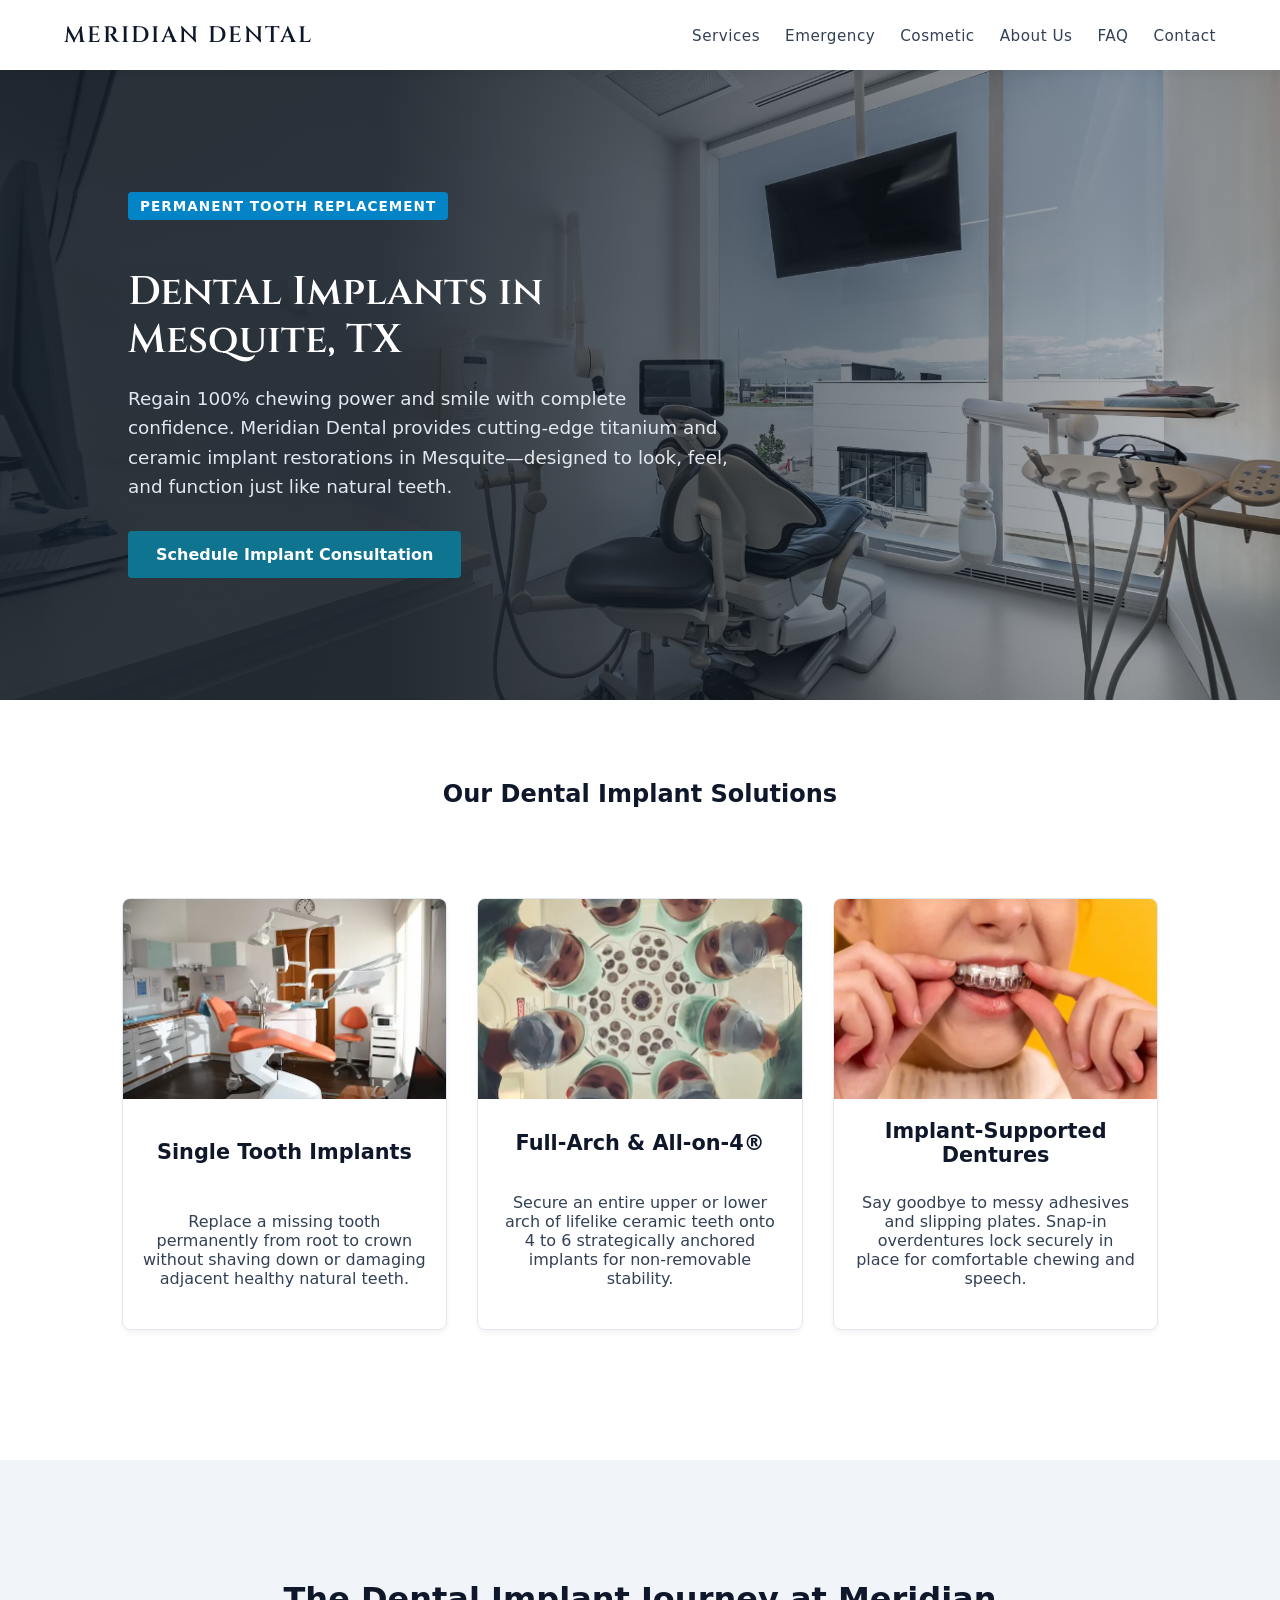
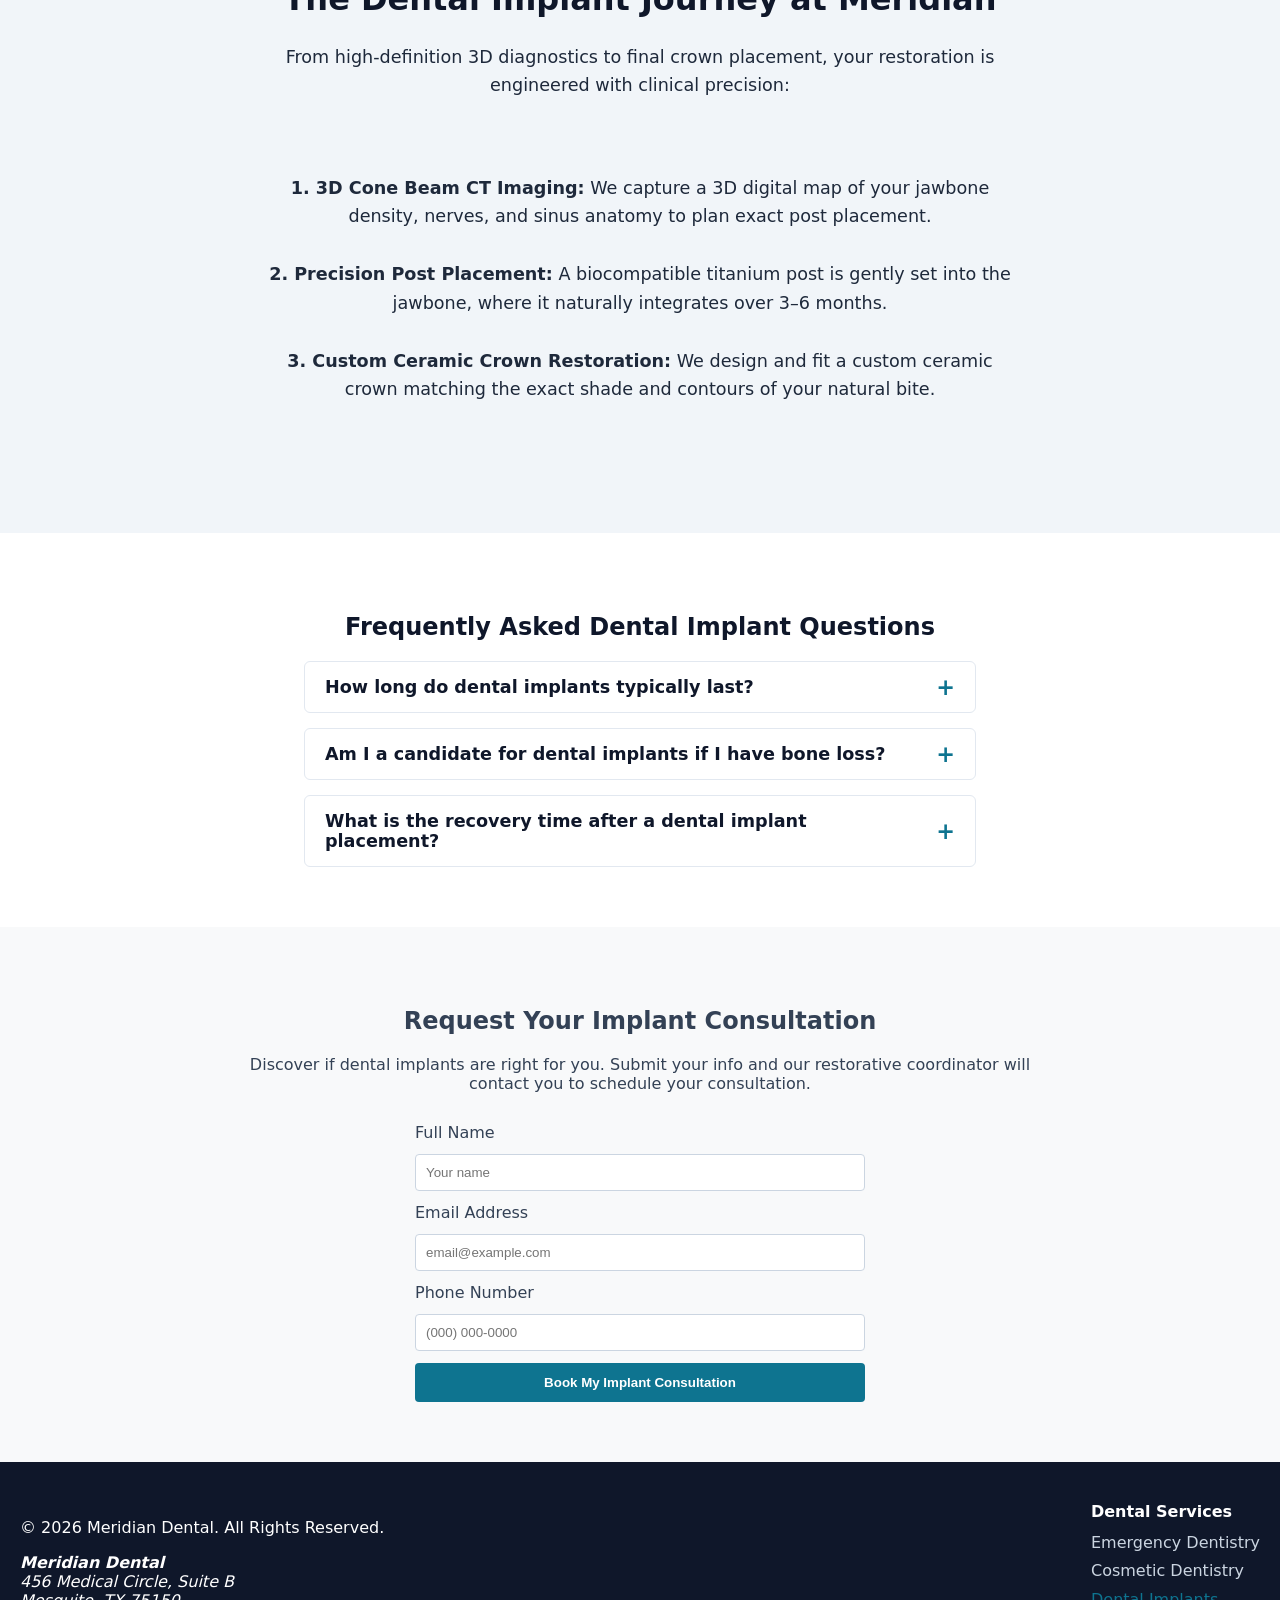
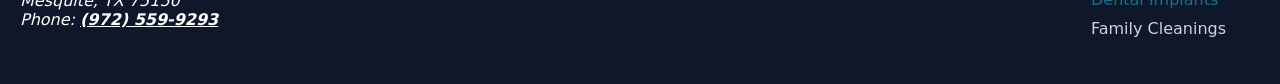
<file: services/dental-implants.html>
<!doctype html>
<html lang="en">
  <head>
    <!-- Google tag (gtag.js) -->
    <script
      async
      src="https://www.googletagmanager.com/gtag/js?id=G-T0NXB626LD"
    ></script>
    <script>
      window.dataLayer = window.dataLayer || [];
      function gtag() {
        dataLayer.push(arguments);
      }
      gtag("js", new Date());
      gtag("config", "G-T0NXB626LD");
    </script>
    <meta charset="UTF-8" />
    <meta name="viewport" content="width=device-width, initial-scale=1.0" />

    <!-- Primary Meta Tags (Strict 56-Char Title for SERP Snippet) -->
    <title>Dental Implants in Mesquite, TX | Meridian Dental</title>
    <meta
      name="title"
      content="Dental Implants in Mesquite, TX | Meridian Dental"
    />
    <meta
      name="description"
      content="Restore your missing teeth with permanent dental implants in Mesquite, TX. Single tooth, implant bridges & All-on-4 options. Schedule a consultation today!"
    />
    <link
      rel="canonical"
      href="https://meridiandentalmesquite.com/services/dental-implants.html"
    />

    <!-- JSON-LD Entity Graph Schema (MedicalWebPage + Dentist + FAQPage) -->
    <script type="application/ld+json">
      {
        "@context": "https://schema.org",
        "@graph": [
          {
            "@type": "MedicalWebPage",
            "@id": "https://meridiandentalmesquite.com/services/dental-implants.html/#webpage",
            "url": "https://meridiandentalmesquite.com/services/dental-implants.html",
            "name": "Dental Implants in Mesquite, TX | Meridian Dental",
            "description": "Restore your missing teeth with permanent dental implants in Mesquite, TX. Single tooth, implant bridges & All-on-4 options.",
            "about": {
              "@type": "MedicalProcedure",
              "name": "Dental Implant Restoration",
              "medicalSpecialty": "https://schema.org/Dentistry"
            },
            "author": {
              "@id": "https://meridiandentalmesquite.com/#dentist"
            }
          },
          {
            "@type": "Dentist",
            "@id": "https://meridiandentalmesquite.com/#dentist",
            "name": "Meridian Dental",
            "url": "https://meridiandentalmesquite.com/",
            "telephone": "+1-972-559-9293",
            "priceRange": "$$",
            "address": {
              "@type": "PostalAddress",
              "streetAddress": "456 Medical Circle, Suite B",
              "addressLocality": "Mesquite",
              "addressRegion": "TX",
              "postalCode": "75150",
              "addressCountry": "US"
            }
          },
          {
            "@type": "FAQPage",
            "@id": "https://meridiandentalmesquite.com/services/dental-implants.html/#faq",
            "mainEntity": [
              {
                "@type": "Question",
                "name": "How long do dental implants typically last?",
                "acceptedAnswer": {
                  "@type": "Answer",
                  "text": "Dental implants are designed as a permanent tooth replacement solution. With good oral hygiene and regular dental checkups, the titanium implant post can last 25 years to a lifetime."
                }
              },
              {
                "@type": "Question",
                "name": "Am I a candidate for dental implants if I have bone loss?",
                "acceptedAnswer": {
                  "@type": "Answer",
                  "text": "Yes! Meridian Dental provides preparatory bone grafting and sinus lifts to regenerate jawbone volume, making dental implants possible even after long-term tooth loss."
                }
              },
              {
                "@type": "Question",
                "name": "What is the recovery time after a dental implant placement?",
                "acceptedAnswer": {
                  "@type": "Answer",
                  "text": "Most patients return to work within 24 to 48 hours with minimal discomfort. Complete osseointegration (bone fusion) generally takes 3 to 6 months before attaching your final permanent ceramic crown."
                }
              }
            ]
          }
        ]
      }
    </script>

    <!-- Preload Fonts & Above-The-Fold Hero Assets -->
    <link
      rel="preload"
      href="/images/dental-office-mesquite.avif"
      as="image"
      type="image/avif"
      fetchpriority="high"
    />
    <link
      rel="preload"
      href="/fonts/cinzel-600-semibold.woff2"
      as="font"
      type="font/woff2"
      crossorigin
    />

    <!-- Critical CSS Block (LCP & CLS Accelerated) -->
    <style>
      @font-face {
        font-family: "Cinzel";
        font-style: normal;
        font-weight: 600;
        font-display: swap;
        src: url("/fonts/cinzel-600-semibold.woff2") format("woff2");
      }

      :root {
        --primary-teal: #0e7490;
        --dark-slate: #0f172a;
        --light-gray: #f8f9fa;
        --text-color: #334155;
      }

      *,
      *::before,
      *::after {
        box-sizing: border-box;
      }

      html {
        scroll-behavior: smooth;
        scroll-padding-top: 80px;
        height: 100%;
        margin: 0;
        padding: 0;
      }

      body {
        font-family:
          system-ui,
          -apple-system,
          sans-serif;
        color: var(--text-color);
        margin: 0;
        display: flex;
        flex-direction: column;
        min-height: 100vh;
      }

      main {
        display: block;
        width: 100%;
        position: relative;
        min-height: 100vh;
        contain: layout;
        flex: 1 0 auto;
      }

      header {
        position: sticky;
        top: 0;
        width: 100%;
        min-height: 70px;
        display: flex;
        justify-content: space-between;
        align-items: center;
        padding: 15px 5%;
        background: #ffffff;
        z-index: 1000;
        box-shadow: 0 2px 10px rgba(0, 0, 0, 0.05);
      }

      .logo-container a {
        font-family: "Cinzel", serif;
        font-size: 1.4rem;
        color: var(--dark-slate);
        text-decoration: none;
        text-transform: uppercase;
        letter-spacing: 2px;
      }

      #hero {
        display: flex;
        align-items: center;
        min-height: 70vh;
        box-sizing: border-box;
        padding: 60px 10%;
        background:
          linear-gradient(
            to right,
            rgba(20, 30, 40, 0.88) 30%,
            rgba(20, 30, 40, 0.25) 100%
          ),
          url("/images/dental-office-mesquite.avif") no-repeat center center;
        background-size: cover;
        content-visibility: auto;
        contain-intrinsic-size: 70vh;
        contain: layout;
      }

      .hero-content {
        max-width: 600px;
        z-index: 2;
      }

      #hero-heading {
        font-family: "Cinzel", serif;
        font-size: 2.5rem;
        color: #ffffff;
        margin-bottom: 20px;
        line-height: 1.2;
      }

      #hero p {
        font-size: 1.15rem;
        color: #e2e8f0;
        margin-bottom: 30px;
        line-height: 1.6;
      }

      .primary-btn {
        display: inline-block;
        background: var(--primary-teal);
        color: white;
        padding: 14px 28px;
        border-radius: 4px;
        text-decoration: none;
        font-weight: bold;
      }

      .service-badge {
        display: inline-block;
        background: #0284c7;
        color: #ffffff;
        padding: 6px 12px;
        font-size: 0.85rem;
        font-weight: bold;
        border-radius: 4px;
        margin-bottom: 15px;
        text-transform: uppercase;
        letter-spacing: 1px;
      }
    </style>

    <!-- Async Stylesheet Pipeline -->
    <link
      rel="stylesheet"
      href="/css/styles.css"
      media="print"
      onload="this.media = 'all'"
    />
    <noscript><link rel="stylesheet" href="/css/styles.css" /></noscript>
  </head>
  <body>
    <!-- Site Header -->
    <header>
      <div class="logo-container">
        <a href="/" aria-label="Meridian Dental Home">Meridian Dental</a>
      </div>

      <input
        type="checkbox"
        id="menu-toggle"
        class="menu-toggle-checkbox"
        aria-hidden="true"
      />

      <label
        for="menu-toggle"
        class="hamburger-button"
        aria-label="Toggle navigation menu"
      >
        <span class="hamburger-line"></span>
        <span class="hamburger-line"></span>
        <span class="hamburger-line"></span>
      </label>

      <nav aria-label="Main Navigation">
        <ul>
          <li><a href="/#services">Services</a></li>
          <li><a href="/services/emergency-dentistry.html">Emergency</a></li>
          <li><a href="/services/cosmetic-dentistry.html">Cosmetic</a></li>
          <li><a href="/#about">About Us</a></li>
          <li><a href="#implants-faq">FAQ</a></li>
          <li><a href="#lead-capture">Contact</a></li>
        </ul>
      </nav>
    </header>

    <main id="main-content">
      <!-- Implants Hero Section -->
      <section id="hero" aria-labelledby="hero-heading">
        <div class="hero-content">
          <span class="service-badge">Permanent Tooth Replacement</span>
          <h1 id="hero-heading">Dental Implants in Mesquite, TX</h1>
          <p>
            Regain 100% chewing power and smile with complete confidence.
            Meridian Dental provides cutting-edge titanium and ceramic implant
            restorations in Mesquite—designed to look, feel, and function just
            like natural teeth.
          </p>
          <a href="#lead-capture" class="primary-btn"
            >Schedule Implant Consultation</a
          >
        </div>
      </section>

      <!-- Sub-Services Grid Section -->
      <section id="services" style="padding: 60px 5%">
        <h2 style="text-align: center; color: var(--dark-slate)">
          Our Dental Implant Solutions
        </h2>
        <div class="services-grid">
          <!-- Sub-Service 1: Single Tooth Implant -->
          <article class="service-card">
            <div class="service-image-wrapper">
              <picture>
                <source
                  srcset="/images/single-implant.webp"
                  type="image/webp"
                />
                <img
                  src="/images/single-implant.webp"
                  alt="Single tooth titanium dental implant post and ceramic crown model"
                  width="400"
                  height="250"
                  loading="lazy"
                  decoding="async"
                  style="
                    width: 100%;
                    height: auto;
                    aspect-ratio: 16/10;
                    object-fit: cover;
                  "
                />
              </picture>
            </div>
            <h3>Single Tooth Implants</h3>
            <p>
              Replace a missing tooth permanently from root to crown without
              shaving down or damaging adjacent healthy natural teeth.
            </p>
          </article>

          <!-- Sub-Service 2: Full Arch & All-on-4 -->
          <article class="service-card">
            <div class="service-image-wrapper">
              <picture>
                <source
                  srcset="/images/full-arch-implants.webp"
                  type="image/webp"
                />
                <img
                  src="/images/full-arch-implants.webp"
                  alt="Full-arch All-on-4 dental implant permanent bridge system"
                  width="400"
                  height="250"
                  loading="lazy"
                  decoding="async"
                  style="
                    width: 100%;
                    height: auto;
                    aspect-ratio: 16/10;
                    object-fit: cover;
                  "
                />
              </picture>
            </div>
            <h3>Full-Arch & All-on-4®</h3>
            <p>
              Secure an entire upper or lower arch of lifelike ceramic teeth
              onto 4 to 6 strategically anchored implants for non-removable
              stability.
            </p>
          </article>

          <!-- Sub-Service 3: Implant-Supported Dentures -->
          <article class="service-card">
            <div class="service-image-wrapper">
              <picture>
                <source
                  srcset="/images/implant-dentures.webp"
                  type="image/webp"
                />
                <img
                  src="/images/implant-dentures.webp"
                  alt="Implant-supported snap-in overdenture model"
                  width="400"
                  height="250"
                  loading="lazy"
                  decoding="async"
                  style="
                    width: 100%;
                    height: auto;
                    aspect-ratio: 16/10;
                    object-fit: cover;
                  "
                />
              </picture>
            </div>
            <h3>Implant-Supported Dentures</h3>
            <p>
              Say goodbye to messy adhesives and slipping plates. Snap-in
              overdentures lock securely in place for comfortable chewing and
              speech.
            </p>
          </article>
        </div>
      </section>

      <!-- Implant Process Section -->
      <section id="about" aria-labelledby="process-heading">
        <div class="about-content-wrapper">
          <h2 id="process-heading">The Dental Implant Journey at Meridian</h2>
          <p>
            From high-definition 3D diagnostics to final crown placement, your
            restoration is engineered with clinical precision:
          </p>
          <div style="text-align: left; margin-top: 20px; line-height: 1.8">
            <p>
              <strong>1. 3D Cone Beam CT Imaging:</strong> We capture a 3D
              digital map of your jawbone density, nerves, and sinus anatomy to
              plan exact post placement.
            </p>
            <p>
              <strong>2. Precision Post Placement:</strong> A biocompatible
              titanium post is gently set into the jawbone, where it naturally
              integrates over 3–6 months.
            </p>
            <p>
              <strong>3. Custom Ceramic Crown Restoration:</strong> We design
              and fit a custom ceramic crown matching the exact shade and
              contours of your natural bite.
            </p>
          </div>
        </div>
      </section>

      <!-- Implants FAQ Section -->
      <section
        id="implants-faq"
        style="padding: 60px 5%; max-width: 800px; margin: 0 auto"
      >
        <h2 style="text-align: center; color: var(--dark-slate)">
          Frequently Asked Dental Implant Questions
        </h2>
        <div class="faq-container">
          <details class="faq-item">
            <summary class="faq-question">
              How long do dental implants typically last?
            </summary>
            <div class="faq-answer">
              <p>
                Dental implants are designed as a permanent tooth replacement
                solution. With good oral hygiene and regular dental checkups,
                the titanium implant post can last 25 years to a lifetime.
              </p>
            </div>
          </details>

          <details class="faq-item">
            <summary class="faq-question">
              Am I a candidate for dental implants if I have bone loss?
            </summary>
            <div class="faq-answer">
              <p>
                Yes! Meridian Dental provides preparatory bone grafting and
                sinus lifts to regenerate jawbone volume, making dental implants
                possible even after long-term tooth loss.
              </p>
            </div>
          </details>

          <details class="faq-item">
            <summary class="faq-question">
              What is the recovery time after a dental implant placement?
            </summary>
            <div class="faq-answer">
              <p>
                Most patients return to work within 24 to 48 hours with minimal
                discomfort. Complete osseointegration (bone fusion) generally
                takes 3 to 6 months before attaching your final permanent
                ceramic crown.
              </p>
            </div>
          </details>
        </div>
      </section>

      <!-- Lead Capture Form -->
      <section id="lead-capture" aria-labelledby="form-heading">
        <h2 id="form-heading">Request Your Implant Consultation</h2>
        <p>
          Discover if dental implants are right for you. Submit your info and
          our restorative coordinator will contact you to schedule your
          consultation.
        </p>

        <form id="quote-form" method="POST">
          <label for="user-name">Full Name</label>
          <input
            type="text"
            id="user-name"
            name="name"
            required
            placeholder="Your name"
          />

          <label for="user-email">Email Address</label>
          <input
            type="email"
            id="user-email"
            name="email"
            required
            placeholder="email@example.com"
          />

          <label for="user-phone">Phone Number</label>
          <input
            type="tel"
            id="user-phone"
            name="phone"
            required
            placeholder="(000) 000-0000"
          />

          <button type="submit" id="submit-lead-btn">
            Book My Implant Consultation
          </button>
        </form>
      </section>
    </main>

    <!-- Global Footer -->
    <footer>
      <div
        class="footer-info"
        style="
          display: flex;
          justify-content: space-between;
          flex-wrap: wrap;
          gap: 20px;
        "
      >
        <div>
          <p>&copy; 2026 Meridian Dental. All Rights Reserved.</p>
          <address>
            <strong>Meridian Dental</strong><br />
            456 Medical Circle, Suite B<br />
            Mesquite, TX 75150<br />
            Phone:
            <a href="tel:+19725599293" id="phone-click-link" class="phone-link"
              >(972) 559-9293</a
            >
          </address>
        </div>

        <div class="footer-links">
          <strong style="color: #ffffff; display: block; margin-bottom: 8px"
            >Dental Services</strong
          >
          <ul style="list-style: none; padding: 0; margin: 0; line-height: 1.8">
            <li>
              <a
                href="/services/emergency-dentistry.html"
                style="color: #cbd5e1; text-decoration: none"
                >Emergency Dentistry</a
              >
            </li>
            <li>
              <a
                href="/services/cosmetic-dentistry.html"
                style="color: #cbd5e1; text-decoration: none"
                >Cosmetic Dentistry</a
              >
            </li>
            <li>
              <a
                href="/services/dental-implants.html"
                style="color: var(--primary-teal); text-decoration: none"
                >Dental Implants</a
              >
            </li>
            <li>
              <a href="/#services" style="color: #cbd5e1; text-decoration: none"
                >Family Cleanings</a
              >
            </li>
          </ul>
        </div>
      </div>
    </footer>

    <script src="/js/main.js" defer></script>
  </body>
</html>
</file>
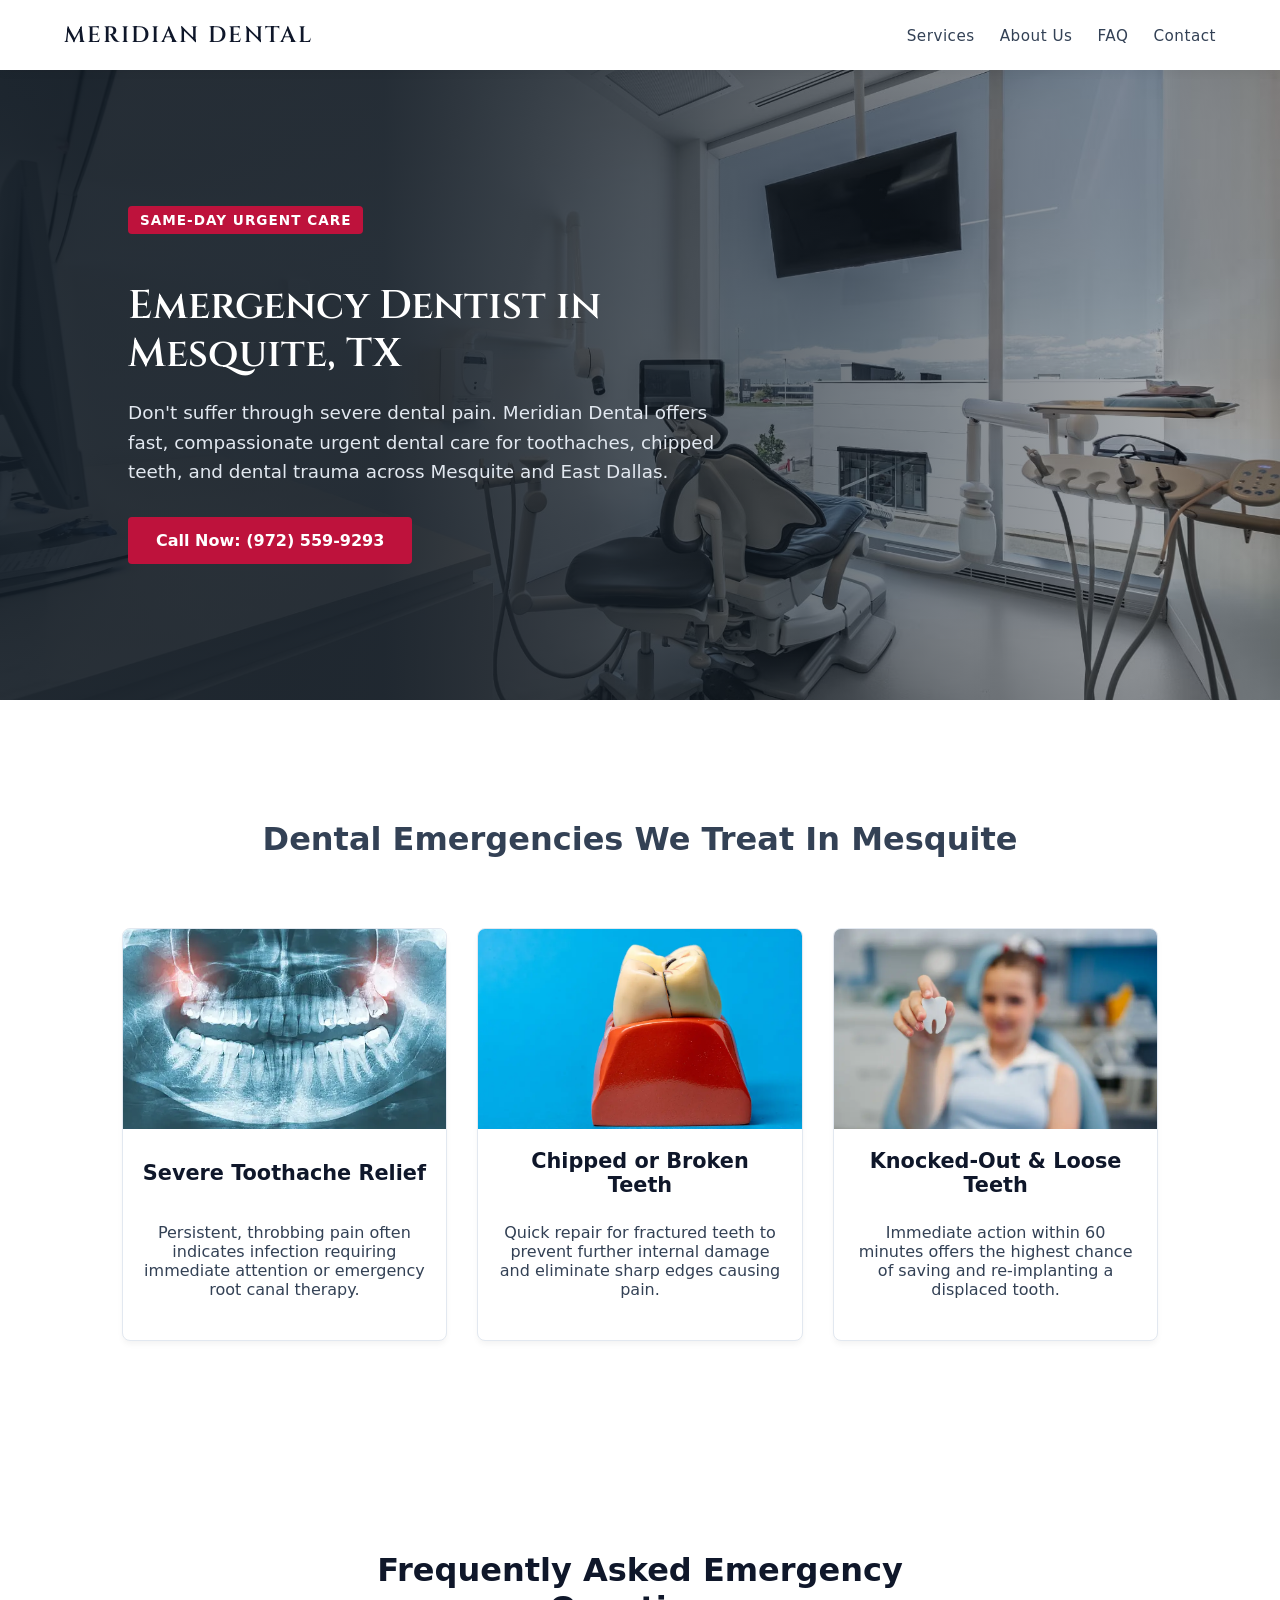
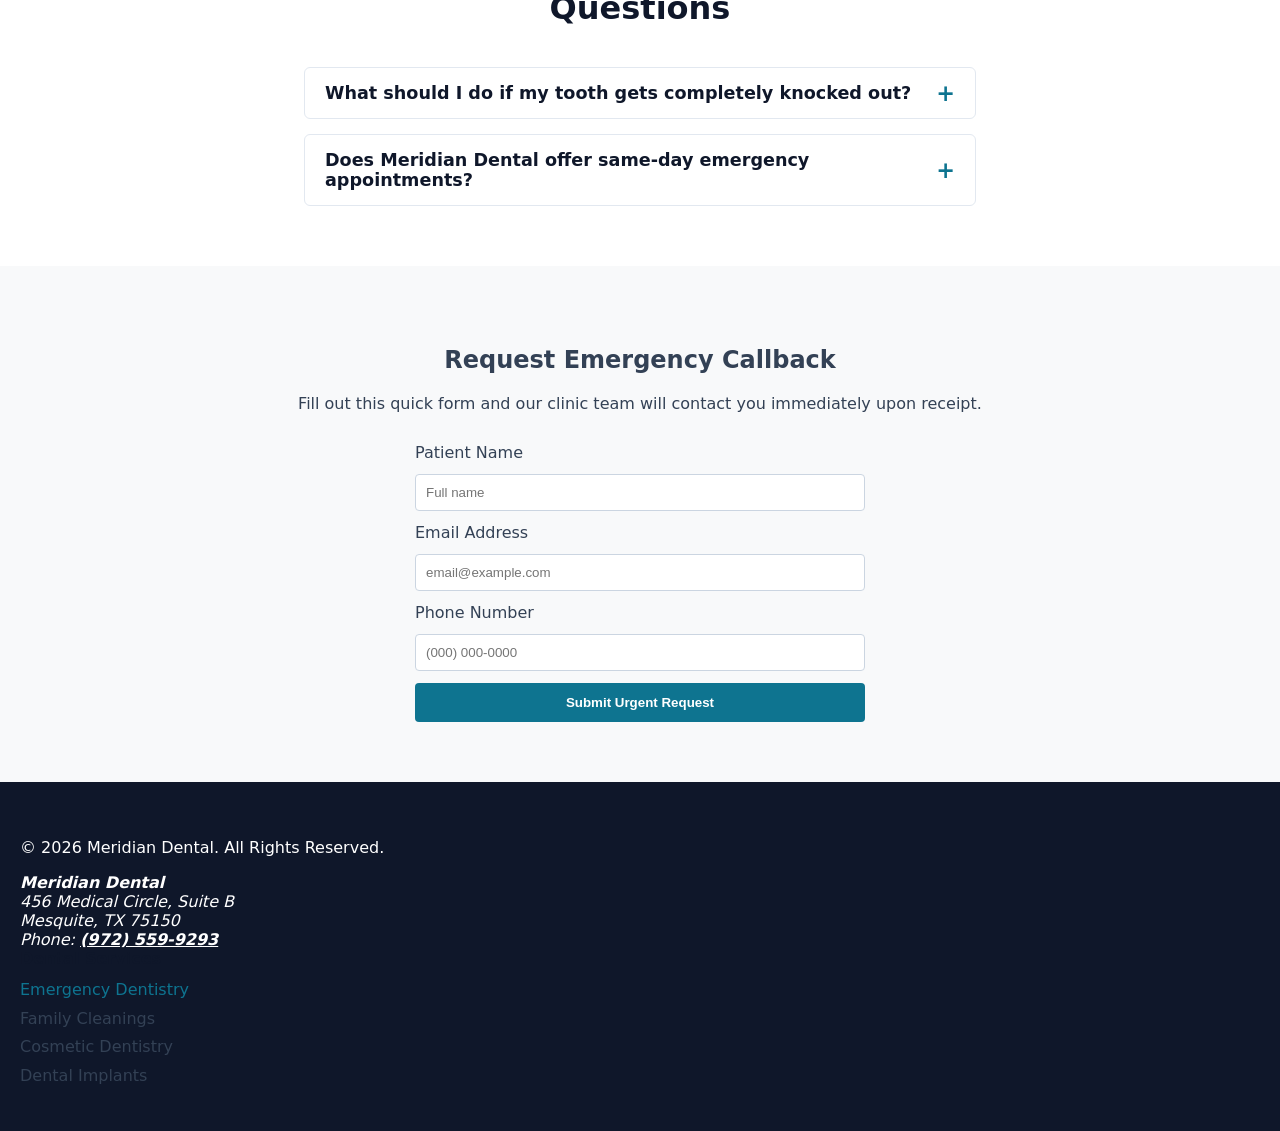
<file: services/emergency-dentistry.html>
<!doctype html>
<html lang="en">
  <head>
    <!-- Google tag (gtag.js) -->
    <script
      async
      src="https://www.googletagmanager.com/gtag/js?id=G-T0NXB626LD"
    ></script>
    <script>
      window.dataLayer = window.dataLayer || [];
      function gtag() {
        dataLayer.push(arguments);
      }
      gtag("js", new Date());
      gtag("config", "G-T0NXB626LD");
    </script>
    <meta charset="UTF-8" />
    <meta name="viewport" content="width=device-width, initial-scale=1.0" />

    <!-- Primary Meta Tags -->
    <title>Emergency Dentist in Mesquite, TX | Meridian Dental</title>
    <meta
      name="title"
      content="Emergency Dentist in Mesquite, TX | Meridian Dental"
    />
    <meta
      name="description"
      content="In severe pain? Meridian Dental provides fast, same-day emergency dentistry in Mesquite, TX. Walk-ins & urgent calls welcome. Call (972) 559-9293 today!"
    />
    <link
      rel="canonical"
      href="https://meridiandentalmesquite.com/services/emergency-dentistry.html"
    />

    <!-- JSON-LD Schema (MedicalWebPage + FAQPage) -->
    <script type="application/ld+json">
      {
        "@context": "https://schema.org",
        "@graph": [
          {
            "@type": "MedicalWebPage",
            "@id": "https://meridiandentalmesquite.com/services/emergency-dentistry.html/#webpage",
            "url": "https://meridiandentalmesquite.com/services/emergency-dentistry.html",
            "name": "Emergency Dentist in Mesquite, TX | Same-Day Dental Care",
            "description": "Facing a dental emergency in Mesquite, TX? Meridian Dental provides same-day emergency dental care for severe toothaches, broken teeth, and lost crowns.",
            "about": {
              "@type": "MedicalProcedure",
              "name": "Emergency Dental Care",
              "medicalSpecialty": "https://schema.org/Dentistry"
            },
            "author": {
              "@id": "https://meridiandentalmesquite.com/#dentist"
            }
          },
          {
            "@type": "Dentist",
            "@id": "https://meridiandentalmesquite.com/#dentist",
            "name": "Meridian Dental",
            "url": "https://meridiandentalmesquite.com/",
            "telephone": "+1-972-559-9293",
            "priceRange": "$$",
            "address": {
              "@type": "PostalAddress",
              "streetAddress": "456 Medical Circle, Suite B",
              "addressLocality": "Mesquite",
              "addressRegion": "TX",
              "postalCode": "75150",
              "addressCountry": "US"
            }
          },
          {
            "@type": "FAQPage",
            "@id": "https://meridiandentalmesquite.com/services/emergency-dentistry.html/#faq",
            "mainEntity": [
              {
                "@type": "Question",
                "name": "What should I do if my tooth gets completely knocked out?",
                "acceptedAnswer": {
                  "@type": "Answer",
                  "text": "Handle the tooth by the crown (top), not the root. Gently rinse it with water if dirty, try to reinsert it into the socket, or store it in a container of milk and get to Meridian Dental in Mesquite immediately."
                }
              },
              {
                "@type": "Question",
                "name": "Does Meridian Dental offer same-day emergency appointments in Mesquite?",
                "acceptedAnswer": {
                  "@type": "Answer",
                  "text": "Yes! We reserve daily time slots specifically for emergency patients in Mesquite and surrounding East Dallas areas requiring urgent pain relief."
                }
              }
            ]
          }
        ]
      }
    </script>

    <!-- 1. Preload Hero Image & Font with high priority -->
    <link
      rel="preload"
      href="/images/dental-office-mesquite.avif"
      as="image"
      type="image/avif"
      fetchpriority="high"
    />
    <link
      rel="preload"
      href="/fonts/cinzel-600-semibold.woff2"
      as="font"
      type="font/woff2"
      crossorigin
    />

    <!-- 2. Optimized Critical CSS Block -->
    <style>
      @font-face {
        font-family: "Cinzel";
        font-style: normal;
        font-weight: 600;
        font-display: swap; /* ⚡ FIX: Prevents invisible text rendering delays on mobile */
        src: url("/fonts/cinzel-600-semibold.woff2") format("woff2");
      }

      :root {
        --primary-teal: #0e7490;
        --dark-slate: #0f172a;
        --light-gray: #f8f9fa;
        --text-color: #334155;
      }

      *,
      *::before,
      *::after {
        box-sizing: border-box;
      }

      html {
        scroll-behavior: smooth;
        scroll-padding-top: 80px;
        height: 100%;
        margin: 0;
        padding: 0;
      }

      body {
        font-family:
          system-ui,
          -apple-system,
          sans-serif;
        color: var(--text-color);
        margin: 0;
        display: flex;
        flex-direction: column;
        min-height: 100vh;
      }

      main {
        display: block;
        width: 100%;
        position: relative;
        min-height: 100vh;
        contain: layout;
        flex: 1 0 auto;
      }

      header {
        position: sticky;
        top: 0;
        width: 100%;
        display: flex;
        justify-content: space-between;
        align-items: center;
        padding: 20px 5%;
        background: #ffffff;
        z-index: 1000;
        box-shadow: 0 2px 10px rgba(0, 0, 0, 0.05);
      }

      .logo-container a {
        font-family: "Cinzel", serif;
        font-size: 1.4rem;
        color: var(--dark-slate);
        text-decoration: none;
        text-transform: uppercase;
        letter-spacing: 2px;
      }

      #hero {
        display: flex;
        align-items: center;
        min-height: 70vh;
        box-sizing: border-box;
        padding: 60px 10%;
        background:
          linear-gradient(
            to right,
            rgba(20, 30, 40, 0.9) 30%,
            rgba(20, 30, 40, 0.3) 100%
          ),
          url("/images/dental-office-mesquite.avif") no-repeat center center;
        background-size: cover;
        /* ⚡ LCP ACCELERATION FIX */
        content-visibility: auto;
        contain-intrinsic-size: 70vh;
        contain: layout;
      }

      .hero-content {
        max-width: 600px;
        z-index: 2;
      }

      #hero-heading {
        font-family: "Cinzel", serif;
        font-size: 2.5rem;
        color: #ffffff;
        margin-bottom: 20px;
        line-height: 1.2;
      }

      #hero p {
        font-size: 1.15rem;
        color: #e2e8f0;
        margin-bottom: 30px;
        line-height: 1.6;
      }

      .primary-btn {
        display: inline-block;
        background: var(--primary-teal);
        color: white;
        padding: 14px 28px;
        border-radius: 4px;
        text-decoration: none;
        font-weight: bold;
      }

      .emergency-badge {
        display: inline-block;
        background: #be123c;
        color: #ffffff;
        padding: 6px 12px;
        font-size: 0.85rem;
        font-weight: bold;
        border-radius: 4px;
        margin-bottom: 15px;
        text-transform: uppercase;
        letter-spacing: 1px;
      }
    </style>

    <!-- Async Stylesheet Load -->
    <link
      rel="stylesheet"
      href="/css/styles.css"
      media="print"
      onload="this.media = 'all'"
    />
    <noscript><link rel="stylesheet" href="/css/styles.css" /></noscript>
  </head>
  <body>
    <!-- Site Header matching index.html -->
    <header>
      <div class="logo-container">
        <a href="/" aria-label="Meridian Dental Home">Meridian Dental</a>
      </div>

      <input
        type="checkbox"
        id="menu-toggle"
        class="menu-toggle-checkbox"
        aria-hidden="true"
      />

      <label
        for="menu-toggle"
        class="hamburger-button"
        aria-label="Toggle navigation menu"
      >
        <span class="hamburger-line"></span>
        <span class="hamburger-line"></span>
        <span class="hamburger-line"></span>
      </label>

      <nav aria-label="Main Navigation">
        <ul>
          <li><a href="/#services">Services</a></li>
          <li><a href="/#about">About Us</a></li>
          <li><a href="#emergency-faq">FAQ</a></li>
          <li><a href="#lead-capture">Contact</a></li>
        </ul>
      </nav>
    </header>

    <main id="main-content">
      <!-- Emergency Hero Section -->
      <section id="hero" aria-labelledby="hero-heading">
        <div class="hero-content">
          <span class="emergency-badge">Same-Day Urgent Care</span>
          <h1 id="hero-heading">Emergency Dentist in Mesquite, TX</h1>
          <p>
            Don't suffer through severe dental pain. Meridian Dental offers
            fast, compassionate urgent dental care for toothaches, chipped
            teeth, and dental trauma across Mesquite and East Dallas.
          </p>
          <a
            href="tel:+19725599293"
            class="primary-btn"
            style="background-color: #be123c"
            id="emergency-call-btn"
            >Call Now: (972) 559-9293</a
          >
        </div>
      </section>

      <!-- Services Treated Section -->
      <section id="services" style="padding: 60px 5%">
        <h2 id="services-heading">Dental Emergencies We Treat In Mesquite</h2>
        <div class="services-grid">
          <article class="service-card">
            <div class="service-image-wrapper">
              <picture>
                <source
                  srcset="/images/severe-toothache-xray.webp"
                  type="image/webp"
                />
                <img
                  src="/images/severe-toothache-xray.webp"
                  alt="Dental X-ray diagnostic scan evaluating root nerve pain and tooth infection in Mesquite, TX"
                  width="400"
                  height="250"
                  loading="lazy"
                  decoding="async"
                />
              </picture>
            </div>
            <h3>Severe Toothache Relief</h3>
            <p>
              Persistent, throbbing pain often indicates infection requiring
              immediate attention or emergency root canal therapy.
            </p>
          </article>
          <article class="service-card">
            <div class="service-image-wrapper">
              <picture>
                <source
                  srcset="/images/chipped-cracked-tooth.webp"
                  type="image/webp"
                />
                <img
                  src="/images/chipped-cracked-tooth.webp"
                  alt="Anatomical dental model illustrating a cracked tooth requiring urgent bonding or crown repair"
                  width="400"
                  height="250"
                  loading="lazy"
                  decoding="async"
                />
              </picture>
            </div>
            <h3>Chipped or Broken Teeth</h3>
            <p>
              Quick repair for fractured teeth to prevent further internal
              damage and eliminate sharp edges causing pain.
            </p>
          </article>
          <article class="service-card">
            <div class="service-image-wrapper">
              <picture>
                <source
                  srcset="/images/knocked-out-tooth-model.webp"
                  type="image/webp"
                />
                <img
                  src="/images/knocked-out-tooth-model.webp"
                  alt="Demonstration of proper handling for an avulsed or knocked-out tooth before emergency dental care"
                  width="400"
                  height="250"
                  loading="lazy"
                  decoding="async"
                />
              </picture>
            </div>
            <h3>Knocked-Out & Loose Teeth</h3>
            <p>
              Immediate action within 60 minutes offers the highest chance of
              saving and re-implanting a displaced tooth.
            </p>
          </article>
        </div>
      </section>

      <!-- Emergency FAQ Accordion Section -->
      <section
        id="emergency-faq"
        style="padding: 60px 5%; max-width: 800px; margin: 0 auto"
      >
        <h2 id="faq-heading">Frequently Asked Emergency Questions</h2>
        <div class="faq-container">
          <details class="faq-item">
            <summary class="faq-question">
              What should I do if my tooth gets completely knocked out?
            </summary>
            <div class="faq-answer">
              <p>
                Handle the tooth strictly by the crown, not the delicate root.
                Gently rinse with water if dirty, attempt to re-seat it, or
                submerge it in milk and call us immediately.
              </p>
            </div>
          </details>

          <details class="faq-item">
            <summary class="faq-question">
              Does Meridian Dental offer same-day emergency appointments?
            </summary>
            <div class="faq-answer">
              <p>
                Yes, we reserve morning and afternoon blocks specifically for
                urgent local walk-ins and phone calls.
              </p>
            </div>
          </details>
        </div>
      </section>

      <!-- Conversion Form Section -->
      <section id="lead-capture" aria-labelledby="form-heading">
        <h2 id="form-heading">Request Emergency Callback</h2>
        <p>
          Fill out this quick form and our clinic team will contact you
          immediately upon receipt.
        </p>

        <form id="quote-form" method="POST">
          <label for="user-name">Patient Name</label>
          <input
            type="text"
            id="user-name"
            name="name"
            required
            placeholder="Full name"
          />

          <label for="user-email">Email Address</label>
          <input
            type="email"
            id="user-email"
            name="email"
            required
            placeholder="email@example.com"
          />

          <label for="user-phone">Phone Number</label>
          <input
            type="tel"
            id="user-phone"
            name="phone"
            required
            placeholder="(000) 000-0000"
          />

          <button type="submit" id="submit-lead-btn">
            Submit Urgent Request
          </button>
        </form>
      </section>
    </main>

    <!-- Global Footer -->
    <footer>
      <div class="footer-info">
        <p>&copy; 2026 Meridian Dental. All Rights Reserved.</p>
        <address>
          <strong>Meridian Dental</strong><br />
          456 Medical Circle, Suite B<br />
          Mesquite, TX 75150<br />
          Phone:
          <a href="tel:+19725599293" id="phone-click-link" class="phone-link"
            >(972) 559-9293</a
          >
        </address>
      </div>
      <div class="footer-links">
        <strong
          style="color: var(--dark-slate); display: block; margin-bottom: 8px"
          >Dental Services</strong
        >
        <ul style="list-style: none; padding: 0; margin: 0; line-height: 1.8">
          <li>
            <a
              href="/services/emergency-dentistry.html"
              style="color: var(--primary-teal); text-decoration: none"
              >Emergency Dentistry</a
            >
          </li>
          <li>
            <a
              href="#services"
              style="color: var(--text-color); text-decoration: none"
              >Family Cleanings</a
            >
          </li>
          <li>
            <a
              href="#services"
              style="color: var(--text-color); text-decoration: none"
              >Cosmetic Dentistry</a
            >
          </li>
          <li>
            <a
              href="#services"
              style="color: var(--text-color); text-decoration: none"
              >Dental Implants</a
            >
          </li>
        </ul>
      </div>
    </footer>

    <script src="/js/main.js" defer></script>
  </body>
</html>
</file>
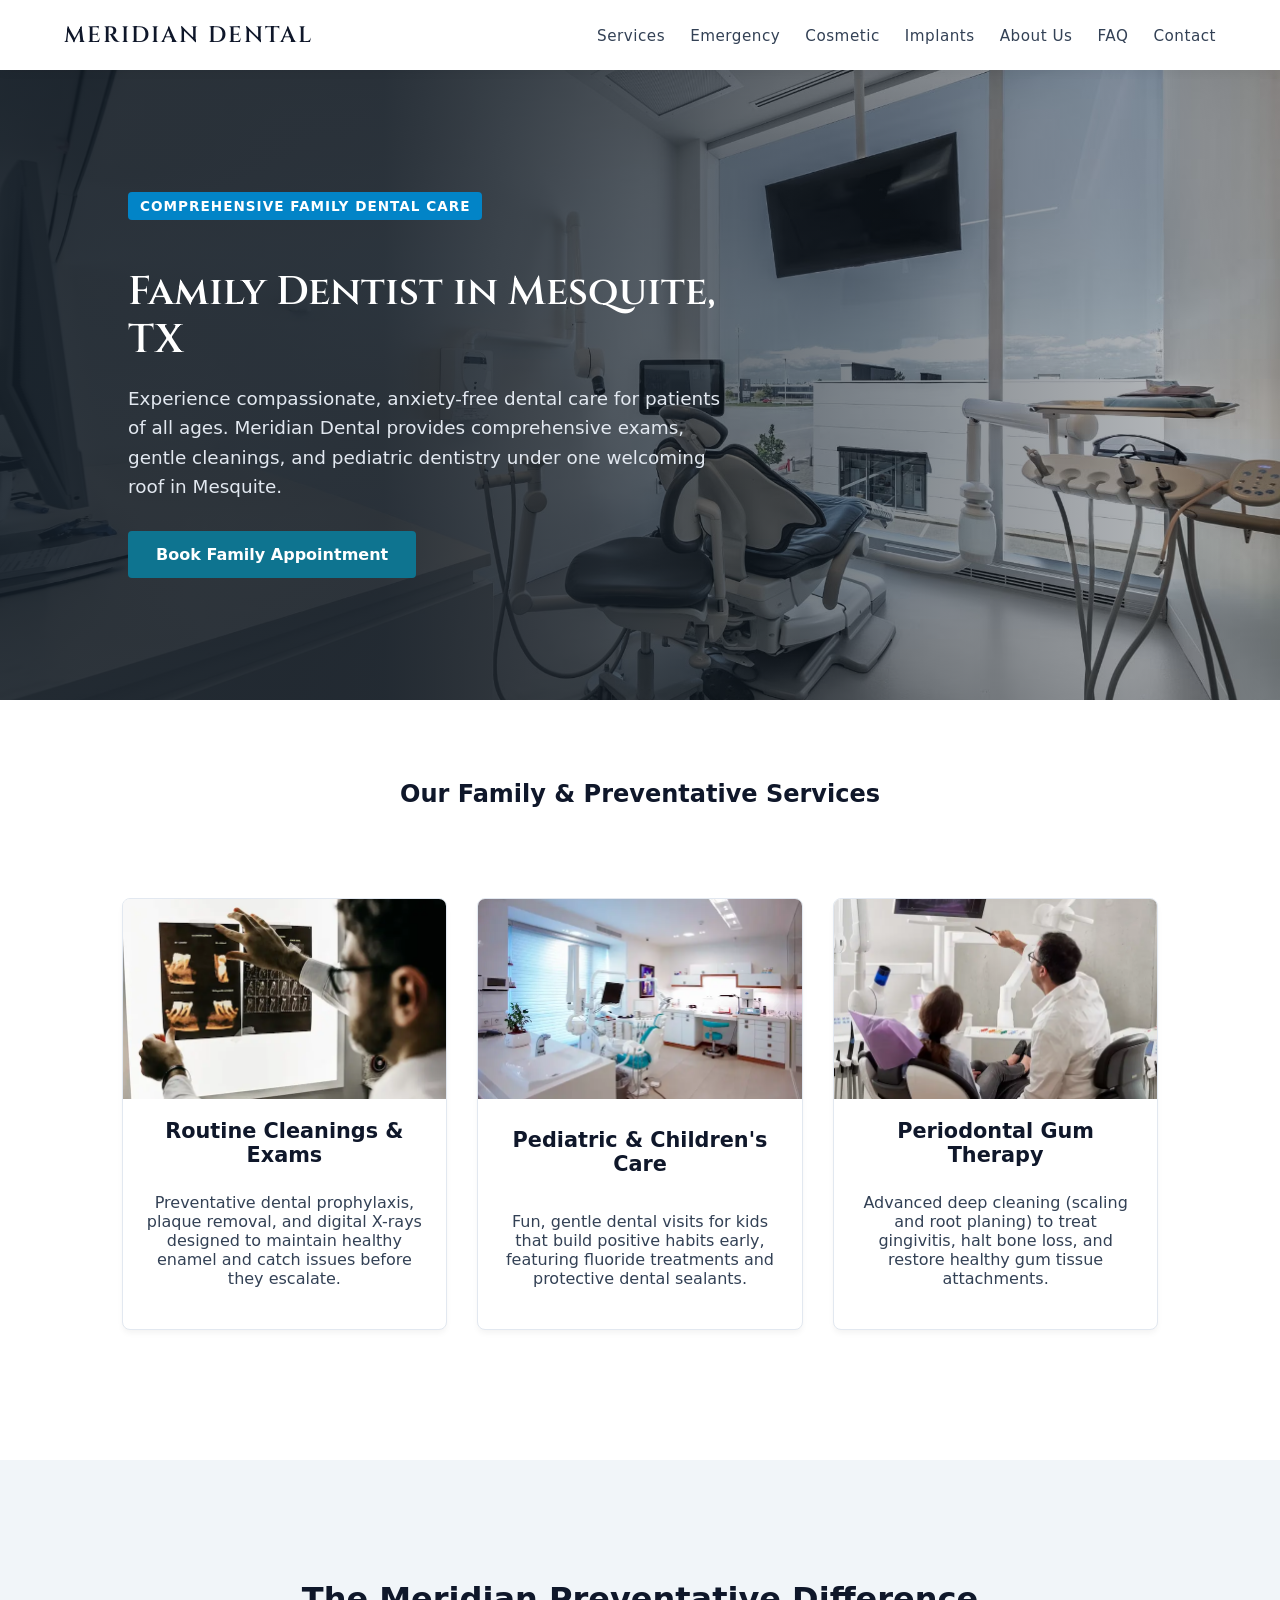
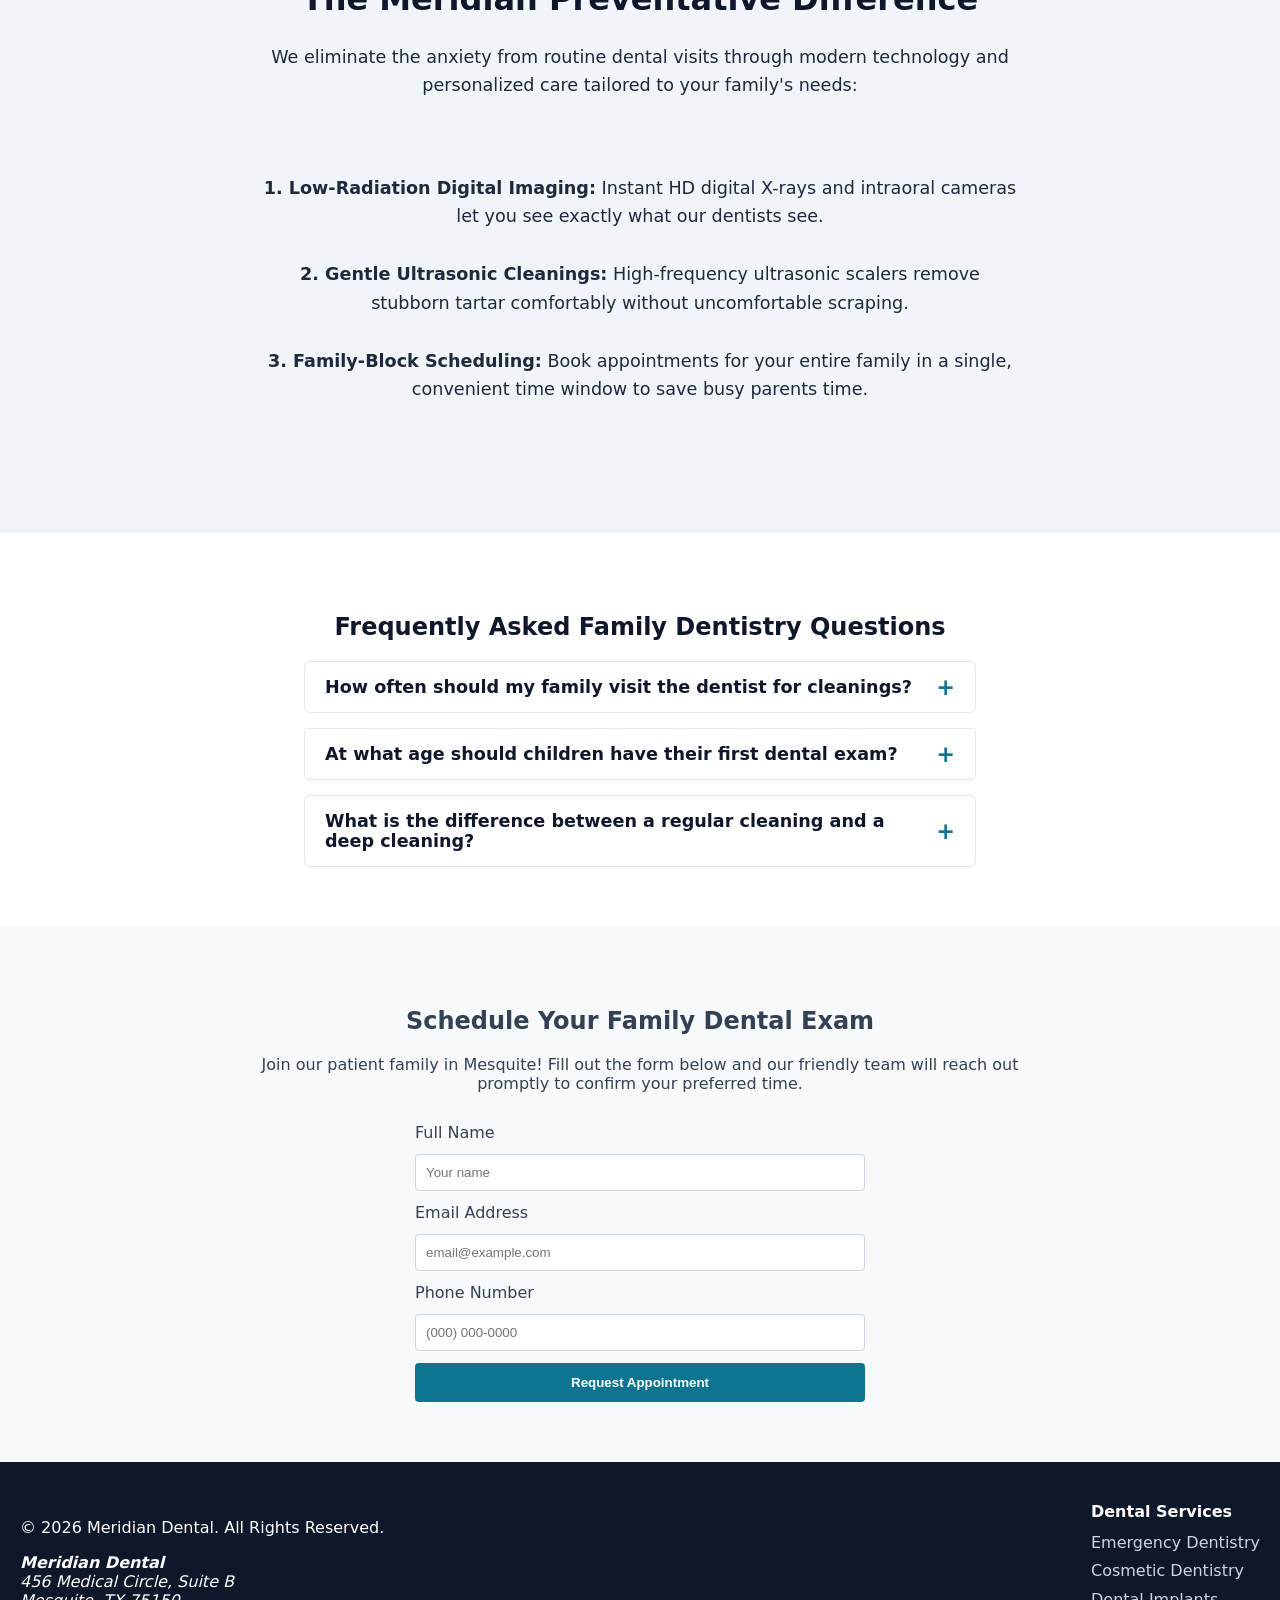
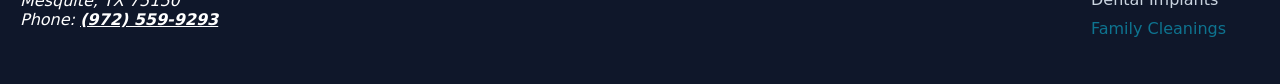
<file: services/family-dentistry.html>
<!doctype html>
<html lang="en">
  <head>
    <!-- Google tag (gtag.js) -->
    <script
      async
      src="https://www.googletagmanager.com/gtag/js?id=G-T0NXB626LD"
    ></script>
    <script>
      window.dataLayer = window.dataLayer || [];
      function gtag() {
        dataLayer.push(arguments);
      }
      gtag("js", new Date());
      gtag("config", "G-T0NXB626LD");
    </script>
    <meta charset="UTF-8" />
    <meta name="viewport" content="width=device-width, initial-scale=1.0" />

    <!-- Primary Meta Tags (Strict 54-Char Title for SERP Snippet) -->
    <title>Family Dentist in Mesquite, TX | Meridian Dental</title>
    <meta
      name="title"
      content="Family Dentist in Mesquite, TX | Meridian Dental"
    />
    <meta
      name="description"
      content="Gentle, comprehensive family & pediatric dentistry in Mesquite, TX. Routine cleanings, digital X-rays & preventative care for all ages. Schedule today!"
    />
    <link
      rel="canonical"
      href="https://meridiandentalmesquite.com/services/family-dentistry.html"
    />

    <!-- JSON-LD Entity Graph Schema (MedicalWebPage + Dentist + FAQPage) -->
    <script type="application/ld+json">
      {
        "@context": "https://schema.org",
        "@graph": [
          {
            "@type": "MedicalWebPage",
            "@id": "https://meridiandentalmesquite.com/services/family-dentistry.html/#webpage",
            "url": "https://meridiandentalmesquite.com/services/family-dentistry.html",
            "name": "Family Dentist in Mesquite, TX | Meridian Dental",
            "description": "Gentle, comprehensive family & pediatric dentistry in Mesquite, TX. Routine cleanings, digital X-rays & preventative care for all ages.",
            "about": {
              "@type": "MedicalProcedure",
              "name": "Preventative and Family Dentistry",
              "medicalSpecialty": "https://schema.org/Dentistry"
            },
            "author": {
              "@id": "https://meridiandentalmesquite.com/#dentist"
            }
          },
          {
            "@type": "Dentist",
            "@id": "https://meridiandentalmesquite.com/#dentist",
            "name": "Meridian Dental",
            "url": "https://meridiandentalmesquite.com/",
            "telephone": "+1-972-559-9293",
            "priceRange": "$$",
            "address": {
              "@type": "PostalAddress",
              "streetAddress": "456 Medical Circle, Suite B",
              "addressLocality": "Mesquite",
              "addressRegion": "TX",
              "postalCode": "75150",
              "addressCountry": "US"
            }
          },
          {
            "@type": "FAQPage",
            "@id": "https://meridiandentalmesquite.com/services/family-dentistry.html/#faq",
            "mainEntity": [
              {
                "@type": "Question",
                "name": "How often should my family visit the dentist for cleanings?",
                "acceptedAnswer": {
                  "@type": "Answer",
                  "text": "The American Dental Association recommends visiting your dentist every six months for a comprehensive exam, professional dental hygiene cleaning, and routine oral cancer screenings."
                }
              },
              {
                "@type": "Question",
                "name": "At what age should children have their first dental exam?",
                "acceptedAnswer": {
                  "@type": "Answer",
                  "text": "We recommend bringing your child in when their first tooth erupts or by their first birthday to establish positive oral habits and track jaw growth early."
                }
              },
              {
                "@type": "Question",
                "name": "What is the difference between a regular cleaning and a deep cleaning?",
                "acceptedAnswer": {
                  "@type": "Answer",
                  "text": "A standard prophylaxis cleaning removes plaque and tartar above the gumline, whereas periodontal deep cleaning (scaling and root planing) cleans beneath the gums to treat periodontal disease."
                }
              }
            ]
          }
        ]
      }
    </script>

    <!-- Preload Fonts & Above-The-Fold Hero Assets -->
    <link
      rel="preload"
      href="/images/dental-office-mesquite.avif"
      as="image"
      type="image/avif"
      fetchpriority="high"
    />
    <link
      rel="preload"
      href="/fonts/cinzel-600-semibold.woff2"
      as="font"
      type="font/woff2"
      crossorigin
    />

    <!-- Critical CSS Block (LCP & CLS Accelerated) -->
    <style>
      @font-face {
        font-family: "Cinzel";
        font-style: normal;
        font-weight: 600;
        font-display: swap;
        src: url("/fonts/cinzel-600-semibold.woff2") format("woff2");
      }

      :root {
        --primary-teal: #0e7490;
        --dark-slate: #0f172a;
        --light-gray: #f8f9fa;
        --text-color: #334155;
      }

      *,
      *::before,
      *::after {
        box-sizing: border-box;
      }

      html {
        scroll-behavior: smooth;
        scroll-padding-top: 80px;
        height: 100%;
        margin: 0;
        padding: 0;
      }

      body {
        font-family:
          system-ui,
          -apple-system,
          sans-serif;
        color: var(--text-color);
        margin: 0;
        display: flex;
        flex-direction: column;
        min-height: 100vh;
      }

      main {
        display: block;
        width: 100%;
        position: relative;
        min-height: 100vh;
        contain: layout;
        flex: 1 0 auto;
      }

      header {
        position: sticky;
        top: 0;
        width: 100%;
        min-height: 70px;
        display: flex;
        justify-content: space-between;
        align-items: center;
        padding: 15px 5%;
        background: #ffffff;
        z-index: 1000;
        box-shadow: 0 2px 10px rgba(0, 0, 0, 0.05);
      }

      .logo-container a {
        font-family: "Cinzel", serif;
        font-size: 1.4rem;
        color: var(--dark-slate);
        text-decoration: none;
        text-transform: uppercase;
        letter-spacing: 2px;
      }

      #hero {
        display: flex;
        align-items: center;
        min-height: 70vh;
        box-sizing: border-box;
        padding: 60px 10%;
        background:
          linear-gradient(
            to right,
            rgba(20, 30, 40, 0.88) 30%,
            rgba(20, 30, 40, 0.25) 100%
          ),
          url("/images/dental-office-mesquite.avif") no-repeat center center;
        background-size: cover;
        content-visibility: auto;
        contain-intrinsic-size: 70vh;
        contain: layout;
      }

      .hero-content {
        max-width: 600px;
        z-index: 2;
      }

      #hero-heading {
        font-family: "Cinzel", serif;
        font-size: 2.5rem;
        color: #ffffff;
        margin-bottom: 20px;
        line-height: 1.2;
      }

      #hero p {
        font-size: 1.15rem;
        color: #e2e8f0;
        margin-bottom: 30px;
        line-height: 1.6;
      }

      .primary-btn {
        display: inline-block;
        background: var(--primary-teal);
        color: white;
        padding: 14px 28px;
        border-radius: 4px;
        text-decoration: none;
        font-weight: bold;
      }

      .service-badge {
        display: inline-block;
        background: #0284c7;
        color: #ffffff;
        padding: 6px 12px;
        font-size: 0.85rem;
        font-weight: bold;
        border-radius: 4px;
        margin-bottom: 15px;
        text-transform: uppercase;
        letter-spacing: 1px;
      }
    </style>

    <!-- Async Stylesheet Pipeline -->
    <link
      rel="stylesheet"
      href="/css/styles.css"
      media="print"
      onload="this.media = 'all'"
    />
    <noscript><link rel="stylesheet" href="/css/styles.css" /></noscript>
  </head>
  <body>
    <!-- Site Header -->
    <header>
      <div class="logo-container">
        <a href="/" aria-label="Meridian Dental Home">Meridian Dental</a>
      </div>

      <input
        type="checkbox"
        id="menu-toggle"
        class="menu-toggle-checkbox"
        aria-hidden="true"
      />

      <label
        for="menu-toggle"
        class="hamburger-button"
        aria-label="Toggle navigation menu"
      >
        <span class="hamburger-line"></span>
        <span class="hamburger-line"></span>
        <span class="hamburger-line"></span>
      </label>

      <nav aria-label="Main Navigation">
        <ul>
          <li><a href="/#services">Services</a></li>
          <li><a href="/services/emergency-dentistry.html">Emergency</a></li>
          <li><a href="/services/cosmetic-dentistry.html">Cosmetic</a></li>
          <li><a href="/services/dental-implants.html">Implants</a></li>
          <li><a href="/#about">About Us</a></li>
          <li><a href="#family-faq">FAQ</a></li>
          <li><a href="#lead-capture">Contact</a></li>
        </ul>
      </nav>
    </header>

    <main id="main-content">
      <!-- Family Hero Section -->
      <section id="hero" aria-labelledby="hero-heading">
        <div class="hero-content">
          <span class="service-badge">Comprehensive Family Dental Care</span>
          <h1 id="hero-heading">Family Dentist in Mesquite, TX</h1>
          <p>
            Experience compassionate, anxiety-free dental care for patients of
            all ages. Meridian Dental provides comprehensive exams, gentle
            cleanings, and pediatric dentistry under one welcoming roof in
            Mesquite.
          </p>
          <a href="#lead-capture" class="primary-btn"
            >Book Family Appointment</a
          >
        </div>
      </section>

      <!-- Sub-Services Grid Section -->
      <section id="services" style="padding: 60px 5%">
        <h2 style="text-align: center; color: var(--dark-slate)">
          Our Family & Preventative Services
        </h2>
        <div class="services-grid">
          <!-- Sub-Service 1: Routine Cleanings -->
          <article class="service-card">
            <div class="service-image-wrapper">
              <picture>
                <source
                  srcset="/images/routine-cleaning.webp"
                  type="image/webp"
                />
                <img
                  src="/images/routine-cleaning.webp"
                  alt="Friendly hygienist providing a gentle dental exam and teeth cleaning in Mesquite, TX"
                  width="400"
                  height="250"
                  loading="lazy"
                  decoding="async"
                  style="
                    width: 100%;
                    height: auto;
                    aspect-ratio: 16/10;
                    object-fit: cover;
                  "
                />
              </picture>
            </div>
            <h3>Routine Cleanings & Exams</h3>
            <p>
              Preventative dental prophylaxis, plaque removal, and digital
              X-rays designed to maintain healthy enamel and catch issues before
              they escalate.
            </p>
          </article>

          <!-- Sub-Service 2: Pediatric Dentistry -->
          <article class="service-card">
            <div class="service-image-wrapper">
              <picture>
                <source
                  srcset="/images/pediatric-dentistry.webp"
                  type="image/webp"
                />
                <img
                  src="/images/pediatric-dentistry.webp"
                  alt="Gentle pediatric dental examination for children and toddlers"
                  width="400"
                  height="250"
                  loading="lazy"
                  decoding="async"
                  style="
                    width: 100%;
                    height: auto;
                    aspect-ratio: 16/10;
                    object-fit: cover;
                  "
                />
              </picture>
            </div>
            <h3>Pediatric & Children's Care</h3>
            <p>
              Fun, gentle dental visits for kids that build positive habits
              early, featuring fluoride treatments and protective dental
              sealants.
            </p>
          </article>

          <!-- Sub-Service 3: Periodontal Therapy -->
          <article class="service-card">
            <div class="service-image-wrapper">
              <picture>
                <source
                  srcset="/images/periodontal-care.webp"
                  type="image/webp"
                />
                <img
                  src="/images/periodontal-care.webp"
                  alt="Periodontal deep cleaning scaling and root planing treatment"
                  width="400"
                  height="250"
                  loading="lazy"
                  decoding="async"
                  style="
                    width: 100%;
                    height: auto;
                    aspect-ratio: 16/10;
                    object-fit: cover;
                  "
                />
              </picture>
            </div>
            <h3>Periodontal Gum Therapy</h3>
            <p>
              Advanced deep cleaning (scaling and root planing) to treat
              gingivitis, halt bone loss, and restore healthy gum tissue
              attachments.
            </p>
          </article>
        </div>
      </section>

      <!-- Family Dental Journey Section -->
      <section id="about" aria-labelledby="process-heading">
        <div class="about-content-wrapper">
          <h2 id="process-heading">The Meridian Preventative Difference</h2>
          <p>
            We eliminate the anxiety from routine dental visits through modern
            technology and personalized care tailored to your family's needs:
          </p>
          <div style="text-align: left; margin-top: 20px; line-height: 1.8">
            <p>
              <strong>1. Low-Radiation Digital Imaging:</strong> Instant HD
              digital X-rays and intraoral cameras let you see exactly what our
              dentists see.
            </p>
            <p>
              <strong>2. Gentle Ultrasonic Cleanings:</strong> High-frequency
              ultrasonic scalers remove stubborn tartar comfortably without
              uncomfortable scraping.
            </p>
            <p>
              <strong>3. Family-Block Scheduling:</strong> Book appointments for
              your entire family in a single, convenient time window to save
              busy parents time.
            </p>
          </div>
        </div>
      </section>

      <!-- Family FAQ Section -->
      <section
        id="family-faq"
        style="padding: 60px 5%; max-width: 800px; margin: 0 auto"
      >
        <h2 style="text-align: center; color: var(--dark-slate)">
          Frequently Asked Family Dentistry Questions
        </h2>
        <div class="faq-container">
          <details class="faq-item">
            <summary class="faq-question">
              How often should my family visit the dentist for cleanings?
            </summary>
            <div class="faq-answer">
              <p>
                The American Dental Association recommends visiting your dentist
                every six months for a comprehensive exam, professional dental
                hygiene cleaning, and routine oral cancer screenings.
              </p>
            </div>
          </details>

          <details class="faq-item">
            <summary class="faq-question">
              At what age should children have their first dental exam?
            </summary>
            <div class="faq-answer">
              <p>
                We recommend bringing your child in when their first tooth
                erupts or by their first birthday to establish positive oral
                habits and track jaw growth early.
              </p>
            </div>
          </details>

          <details class="faq-item">
            <summary class="faq-question">
              What is the difference between a regular cleaning and a deep
              cleaning?
            </summary>
            <div class="faq-answer">
              <p>
                A standard prophylaxis cleaning removes plaque and tartar above
                the gumline, whereas periodontal deep cleaning (scaling and root
                planing) cleans beneath the gums to treat periodontal disease.
              </p>
            </div>
          </details>
        </div>
      </section>

      <!-- Lead Capture Form -->
      <section id="lead-capture" aria-labelledby="form-heading">
        <h2 id="form-heading">Schedule Your Family Dental Exam</h2>
        <p>
          Join our patient family in Mesquite! Fill out the form below and our
          friendly team will reach out promptly to confirm your preferred time.
        </p>

        <form id="quote-form" method="POST">
          <label for="user-name">Full Name</label>
          <input
            type="text"
            id="user-name"
            name="name"
            required
            placeholder="Your name"
          />

          <label for="user-email">Email Address</label>
          <input
            type="email"
            id="user-email"
            name="email"
            required
            placeholder="email@example.com"
          />

          <label for="user-phone">Phone Number</label>
          <input
            type="tel"
            id="user-phone"
            name="phone"
            required
            placeholder="(000) 000-0000"
          />

          <button type="submit" id="submit-lead-btn">
            Request Appointment
          </button>
        </form>
      </section>
    </main>

    <!-- Global Footer -->
    <footer>
      <div
        class="footer-info"
        style="
          display: flex;
          justify-content: space-between;
          flex-wrap: wrap;
          gap: 20px;
        "
      >
        <div>
          <p>&copy; 2026 Meridian Dental. All Rights Reserved.</p>
          <address>
            <strong>Meridian Dental</strong><br />
            456 Medical Circle, Suite B<br />
            Mesquite, TX 75150<br />
            Phone:
            <a href="tel:+19725599293" id="phone-click-link" class="phone-link"
              >(972) 559-9293</a
            >
          </address>
        </div>

        <div class="footer-links">
          <strong style="color: #ffffff; display: block; margin-bottom: 8px"
            >Dental Services</strong
          >
          <ul style="list-style: none; padding: 0; margin: 0; line-height: 1.8">
            <li>
              <a
                href="/services/emergency-dentistry.html"
                style="color: #cbd5e1; text-decoration: none"
                >Emergency Dentistry</a
              >
            </li>
            <li>
              <a
                href="/services/cosmetic-dentistry.html"
                style="color: #cbd5e1; text-decoration: none"
                >Cosmetic Dentistry</a
              >
            </li>
            <li>
              <a
                href="/services/dental-implants.html"
                style="color: #cbd5e1; text-decoration: none"
                >Dental Implants</a
              >
            </li>
            <li>
              <a
                href="/services/family-dentistry.html"
                style="color: var(--primary-teal); text-decoration: none"
                >Family Cleanings</a
              >
            </li>
          </ul>
        </div>
      </div>
    </footer>

    <script src="/js/main.js" defer></script>
  </body>
</html>
</file>
<file: css/styles.css>
/**
 * ⚡ DEFERRED PRODUCTION STYLESHEET
 * Handles all structural layout blocks, interactive inputs, components below the fold,
 * and responsive scaling grids.
 */

/* ==========================================================================
   🧭 NAVIGATION LINKS (Desktop Mechanics)
   ========================================================================== */
nav {
  margin-left: auto;
}

nav ul {
  display: flex;
  list-style: none;
  gap: 25px;
  margin: 0;
  padding: 0;
}

nav ul li a {
  font-size: 0.95rem;
  font-weight: 500;
  color: var(--text-color);
  text-decoration: none;
  letter-spacing: 0.5px;
  transition: color 0.2s ease;
}

nav ul li a:hover {
  color: var(--primary-teal);
}

/* Core Navigation Utilities (Hidden on desktop layout viewports) */
.menu-toggle-checkbox,
.hamburger-button {
  display: none;
}

/* ==========================================================================
   🩺 OUR DENTAL SERVICES GRID
   ========================================================================== */
#services-heading {
  text-align: center;
  margin-top: 60px;
  margin-bottom: auto;
  font-size: 2rem;
}

.services-grid {
  display: grid;
  grid-template-columns: repeat(auto-fit, minmax(280px, 1fr));
  gap: 30px;
  padding: 70px 5%;
}

.service-card {
  border: 1px solid #e2e8f0;
  border-radius: 8px;
  background: #ffffff;
  display: flex;
  flex-direction: column;
  justify-content: space-between;
  text-align: center;
  overflow: hidden;
  padding: 0 0 25px 0;
  box-shadow: 0 4px 6px -1px rgba(0, 0, 0, 0.05);
}

.service-image-wrapper {
  width: 100%;
  height: 200px;
  overflow: hidden;
  margin-bottom: 20px;
  background-color: #f1f5f9;
}

.service-image-wrapper img {
  width: 100%;
  height: 100%;
  object-fit: cover;
  transition: transform 0.3s ease;
}

.service-card:hover .service-image-wrapper img {
  transform: scale(1.05);
}

.service-card h3,
.service-card p,
.service-card .service-link {
  padding-left: 20px;
  padding-right: 20px;
  max-width: 600px;
}

.service-card h3 {
  margin-top: 0;
  margin-bottom: 10px;
  color: var(--dark-slate);
  font-size: 1.3rem;
}

.service-link {
  display: inline-block;
  margin-top: 15px;
  color: var(--primary-teal);
  text-decoration: none;
  font-weight: 600;
  transition: color 0.2s ease;
}

.service-link:hover {
  color: var(--dark-slate);
}

/* ==========================================================================
   👥 ABOUT US SECTION (Centered Text Layout)
   ========================================================================== */
#about {
  width: 100%;
  background-color: #f1f5f9;
  color: var(--dark-slate);
  padding: 100px 5%;
  box-sizing: border-box;
  text-align: center; /* ⚡ Centers the inline content and blocks inside the section */
}

.about-content-wrapper {
  max-width: 800px; /* Snug width keeps lines from stretching too wide on desktop */
  margin: 0 auto;
  padding: 0 20px;
  display: flex;
  flex-direction: column;
  align-items: center; /* ⚡ Ensures all children (h2, p, blockquote) center vertically and horizontally */
}

#about h2 {
  color: var(--dark-slate);
  font-size: 2rem;
  margin-top: 20px;
  margin-bottom: auto;
}

#about p {
  color: #1e293b;
  line-height: 1.6;
  font-size: 1.1rem;
  text-align: center; /* ⚡ Perfectly centers the main body description paragraphs */
  max-width: 800px;
  margin-left: auto;
  margin-right: auto;
  margin-top: 25px;
  margin-bottom: 30px;
}

/* Optional Styling for the Mission Statement if it uses a blockquote tag */
#about blockquote {
  font-style: italic;
  color: #475569;
  font-size: 1.1rem;
  line-height: 1.6;
  margin: 0 auto;
  padding: 0 20px;
  max-width: 600px;
  text-align: center; /* ⚡ Centers the quote text */
  border: none; /* Removes the left blue bar if you just want clean centered text */
}

/* ==========================================================================
   💬 INTERACTIVE PATIENT FAQ ACCORDIONS
   ========================================================================== */
#patient-faq {
  padding: 60px 5%;
}

#faq-heading {
  text-align: center;
  color: var(--dark-slate);
  font-size: 2rem;
  margin-top: 20px;
  margin-bottom: 40px;
}

.faq-container {
  display: flex;
  flex-direction: column;
  gap: 15px;
}

.faq-item {
  background: #ffffff;
  border: 1px solid #e2e8f0;
  border-radius: 6px;
  padding: 15px 20px;
  transition: box-shadow 0.3s ease;
}

.faq-item summary::-webkit-details-marker {
  display: none;
}

.faq-question {
  font-size: 1.1rem;
  font-weight: 600;
  color: var(--dark-slate);
  cursor: pointer;
  position: relative;
  list-style: none;
  padding-right: 30px;
}

.faq-question::after {
  content: "+";
  position: absolute;
  right: 0;
  top: 50%;
  transform: translateY(-50%);
  font-size: 1.4rem;
  color: var(--primary-teal);
  transition: transform 0.2s ease;
}

.faq-item[open] .faq-question::after {
  content: "−";
}

.faq-item[open] {
  box-shadow: 0 4px 12px rgba(0, 0, 0, 0.05);
  border-color: var(--primary-teal);
}

.faq-answer {
  padding-top: 15px;
  color: var(--text-color);
  line-height: 1.6;
}

.faq-answer p {
  margin: 0;
}

/* ==========================================================================
   📝 INTAKE LEAD CAPTURE FORM
   ========================================================================== */
#lead-capture {
  background: var(--light-gray);
  padding: 60px 5%;
  text-align: center;
  align-items: center;
}

#lead-capture p {
  max-width: 800px;
  margin-left: auto;
  margin-right: auto;
  margin-bottom: 30px;
}

#quote-form {
  display: flex;
  flex-direction: column;
  max-width: 450px;
  margin: 0 auto;
  text-align: left;
  gap: 12px;
}

#quote-form input {
  padding: 10px;
  border: 1px solid #cbd5e1;
  border-radius: 4px;
}

#submit-lead-btn {
  background: var(--primary-teal);
  color: white;
  padding: 12px;
  border: none;
  border-radius: 4px;
  font-weight: bold;
  cursor: pointer;
  transition: background 0.2s ease;
}

#submit-lead-btn:hover {
  background: #0b727a;
}

/* ==========================================================================
   🏪 FOOTER MARKUP UTILITIES
   ========================================================================== */
footer {
  background: var(--dark-slate);
  color: white;
  flex-shrink: 0;
  width: 100%;
  padding: 40px 20px;
}

/* .footer-info {
  display: flex;
  flex-wrap: wrap;
  justify-content: space-between;
  gap: 20px;
} */

footer a[href^="tel:"] {
  color: #ffffff !important;
  text-decoration: underline !important;
  font-weight: 600;
  transition: color 0.2s ease;
}

footer a[href^="tel:"]:hover {
  color: var(--primary-teal) !important;
}

/* ==========================================================================
   📱 MOBILE RESPONSIVE MEDIA QUERIES (Breakpoint: 768px UI limits)
   ========================================================================== */
@media screen and (max-width: 768px) {
  header {
    position: sticky;
    flex-direction: row !important;
    justify-content: space-between;
    padding: 15px 5%;
  }

  /* .header-cta {
    display: none;
  } */

  .hamburger-button {
    display: flex;
    flex-direction: column;
    justify-content: space-between;
    width: 24px;
    height: 18px;
    cursor: pointer;
    z-index: 100;
  }

  .hamburger-line {
    display: block;
    width: 100%;
    height: 3px;
    background-color: var(--dark-slate);
    border-radius: 2px;
    transition:
      transform 0.3s ease,
      opacity 0.3s ease;
  }

  nav {
    position: absolute;
    top: 100%;
    left: 0;
    width: 100%;
    background: #ffffff;
    box-shadow: 0 4px 10px rgba(0, 0, 0, 0.1);
    max-height: 0;
    overflow: hidden;
    transition: max-height 0.3s ease-in-out;
    z-index: 99;
  }

  nav ul {
    flex-direction: column;
    padding: 20px 5%;
    gap: 15px;
    align-items: flex-start !important;
  }

  nav a {
    display: block;
    width: 100%;
    padding: 10px 0;
    font-size: 1.1rem;
    border-bottom: 1px solid #f1f5f9;
  }

  .menu-toggle-checkbox:checked ~ nav {
    max-height: 300px;
  }

  .menu-toggle-checkbox:checked
    ~ .hamburger-button
    .hamburger-line:nth-child(1) {
    transform: translateY(7.5px) rotate(45deg);
  }

  .menu-toggle-checkbox:checked
    ~ .hamburger-button
    .hamburger-line:nth-child(2) {
    opacity: 0;
  }

  .menu-toggle-checkbox:checked
    ~ .hamburger-button
    .hamburger-line:nth-child(3) {
    transform: translateY(-7.5px) rotate(-45deg);
  }

  .services-grid {
    grid-template-columns: 1fr;
    gap: 20px;
    padding: 20px 5%;
  }

  #patient-faq {
    padding: 40px 5%;
  }

  .faq-question {
    font-size: 1rem;
  }

  #quote-form {
    width: 100%;
    max-width: 100%;
  }
}
</file>
